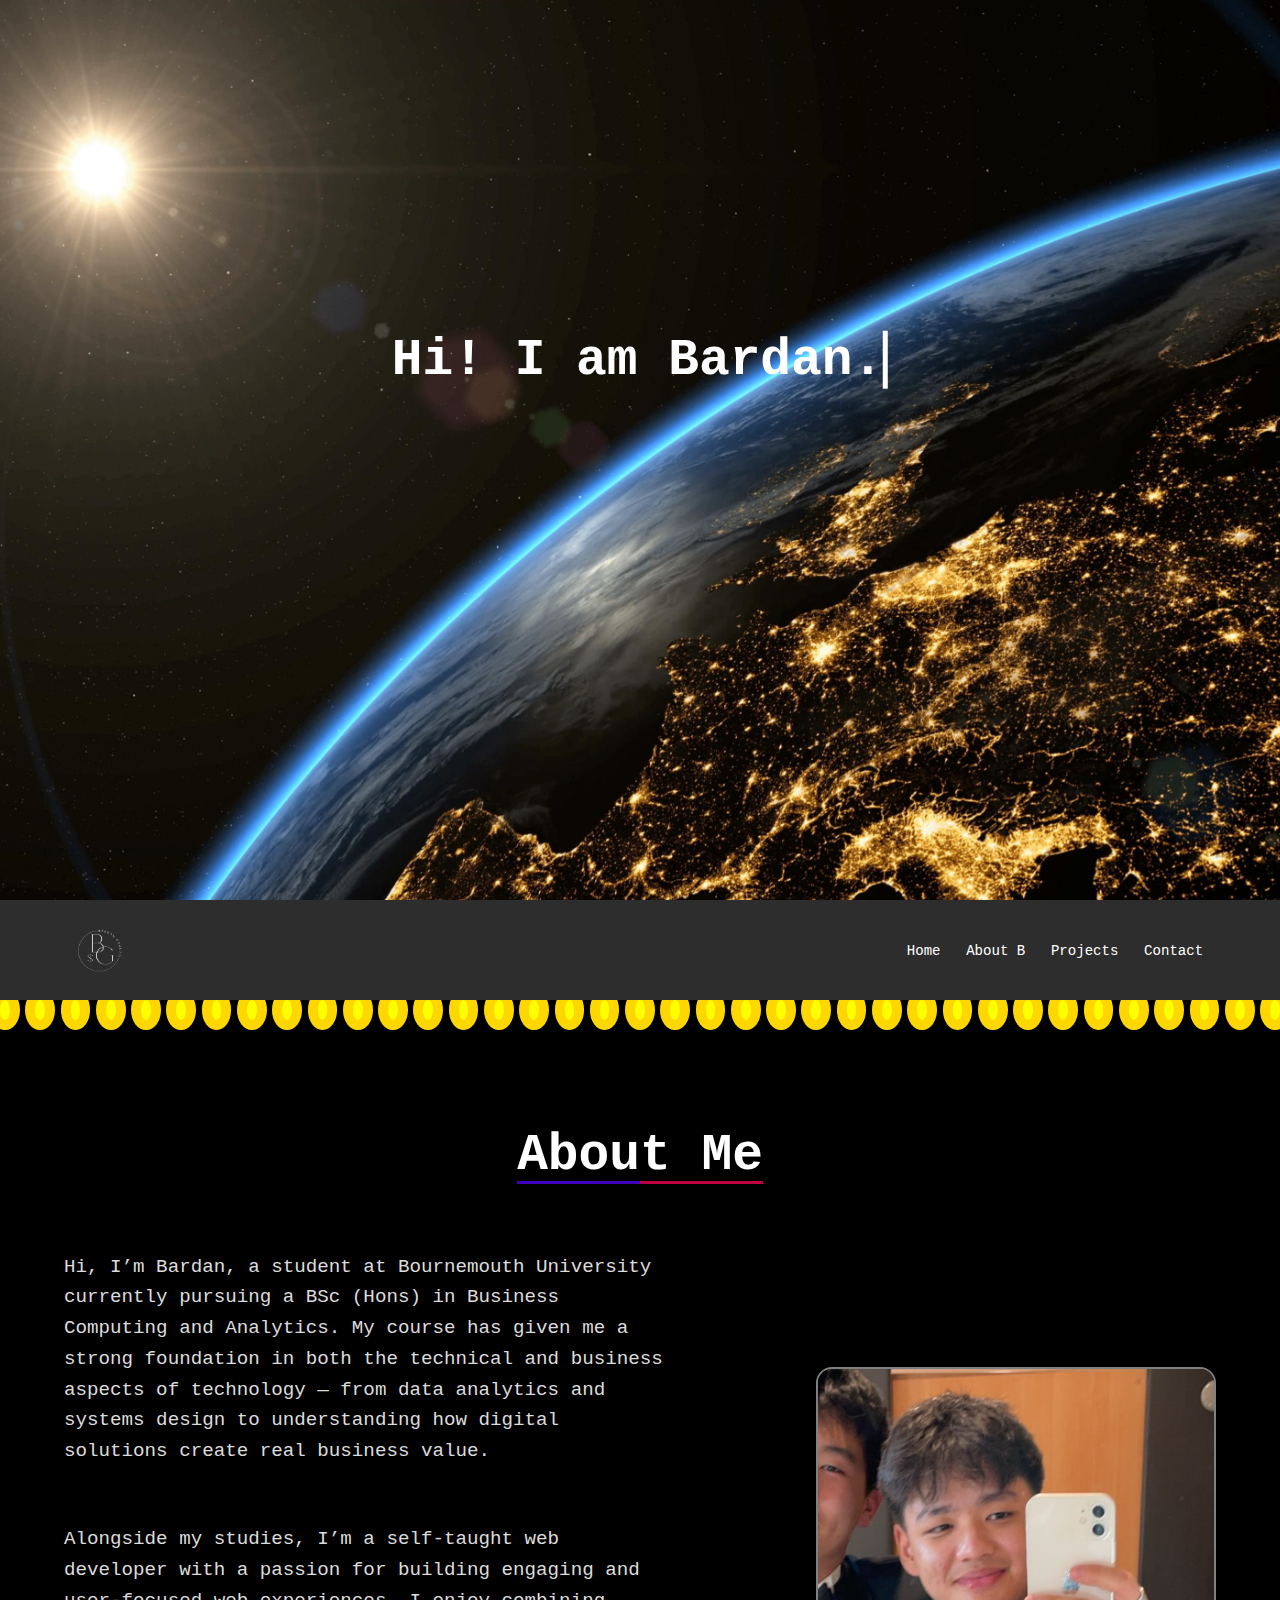
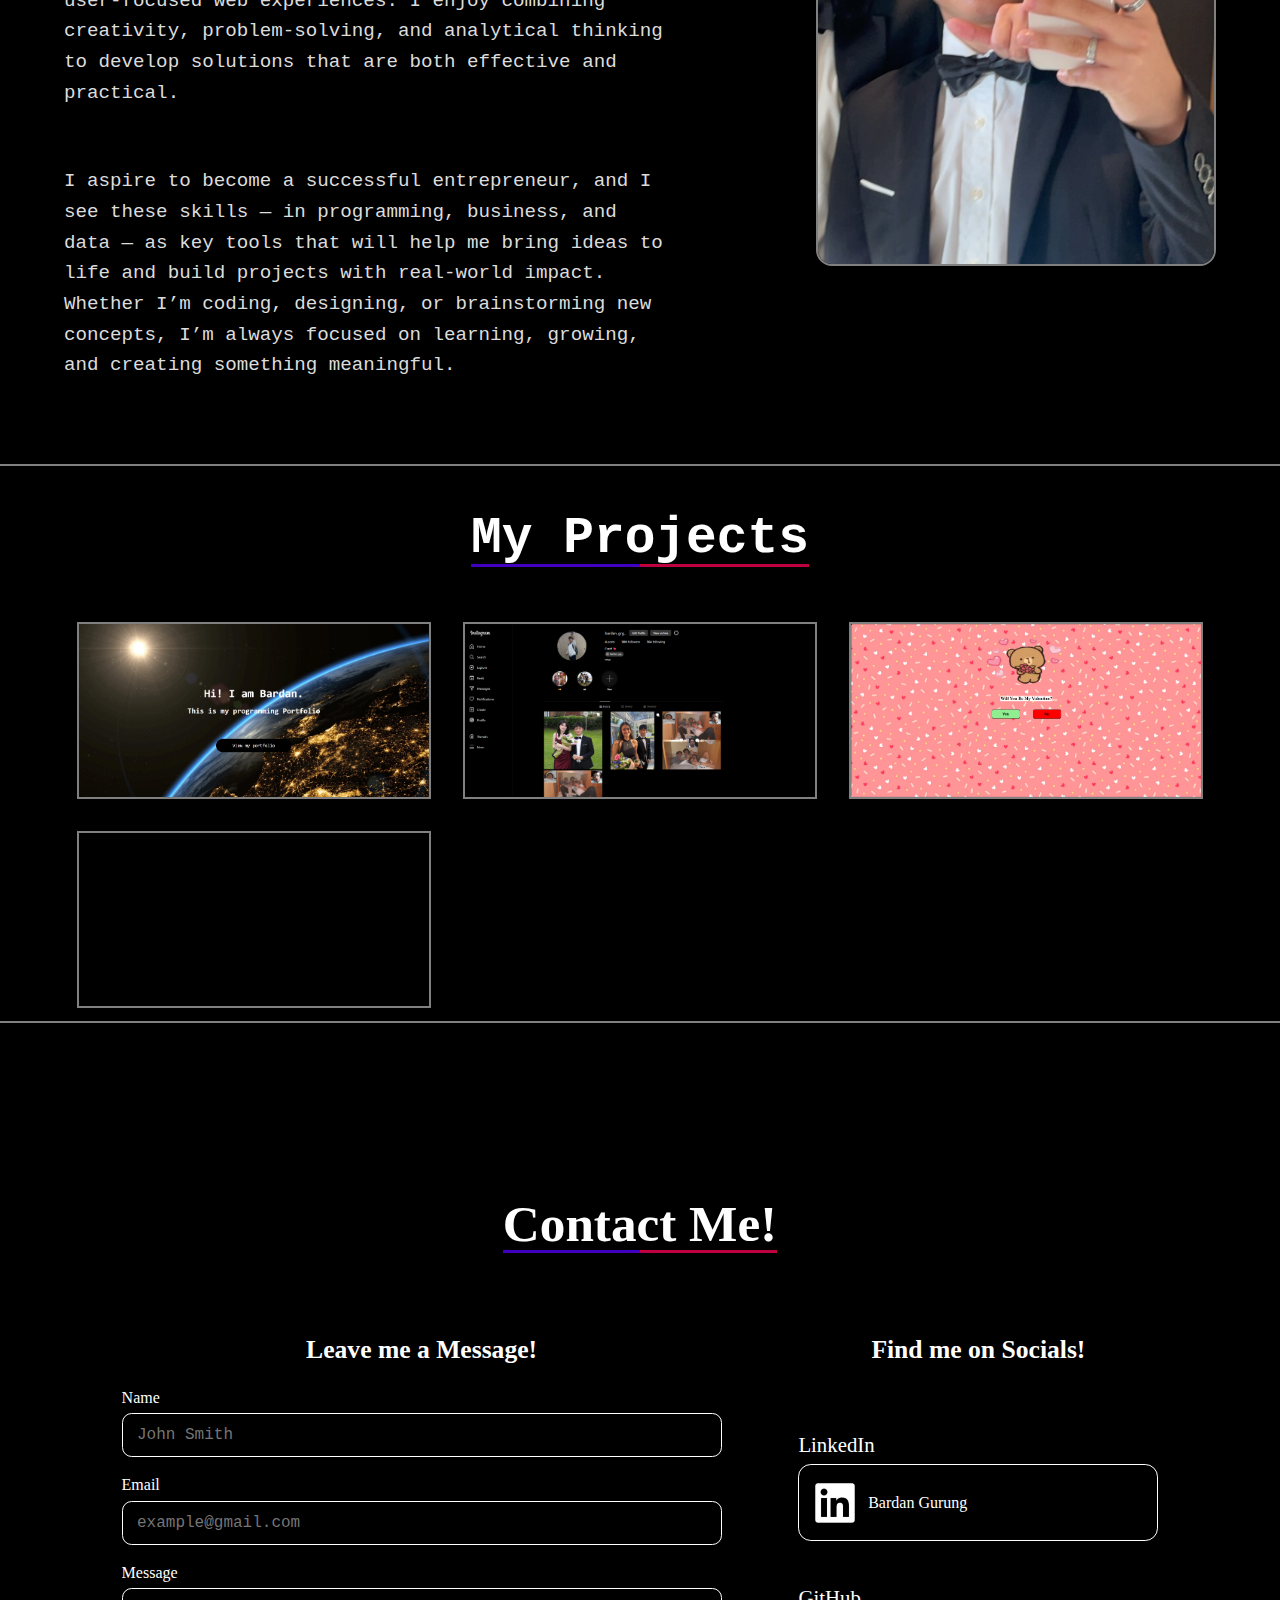
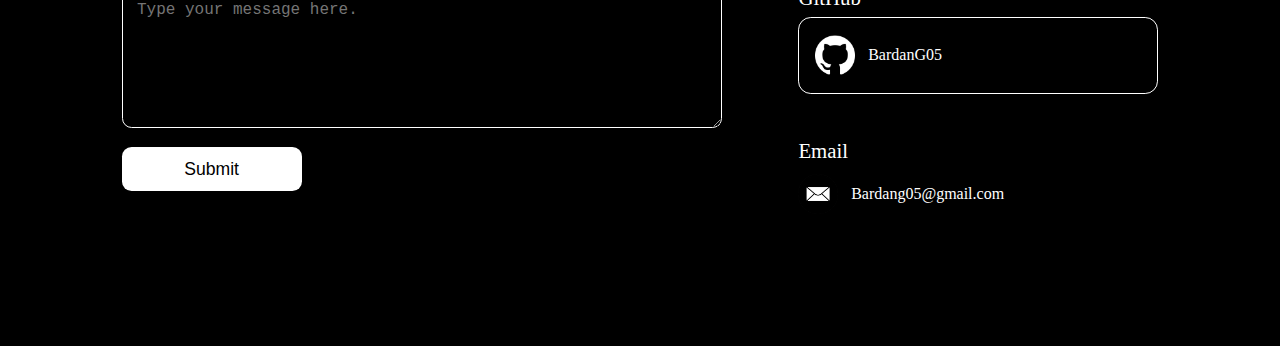
<file: Index.html>
<!DOCTYPE html>
<html lang="en">
<head>
    <meta charset="UTF-8">
    <meta name="viewport" content="width=device-width, initial-scale=1.0">
    <title>Bardan's Portfolio</title>
    <link rel="stylesheet" href="CSS/Opening.css">
    <link rel="stylesheet" href="CSS/scrollButton.css">
    <link rel="stylesheet" href="CSS/titleTexts.css">
    <link rel="stylesheet" href="CSS/navBar.css">
    <link rel="stylesheet" href="CSS/aboutme.css">
    <link rel="stylesheet" href="CSS/projects.css">
    <link rel="stylesheet" href="CSS/contact.css">

    
</head> 
<body>

    <div class="background-container" id="container">    
            <div class="background-img" id="background-img"></div> 
            <div class="title-div">
                <h1 class="title-text">Hi! I am Bardan.</h1> 
            </div>
            <div class="title-div2">
                <h1 class="title-text2 noshow">This is my programming Portfolio</h1>
            </div>
            <div class="button-div">
                <button class="scroll-button noshow" onclick="scrollDown()">View my portfolio</button>
            </div>  
    </div>

    <div class="filter1"></div>

    <div id="aboutMe" class="Portfolio-section">
        <nav class="nav-bar">
            <ul class="left-nav">
                <li><a href="Index.html"><img class="bardan-logo" src="Icons/Bardan-white-back1.png" alt=""></a></li>
            </ul>
            <ul class="right-nav">
                <li><a class="home" onclick="scrollToTop()">Home</a></li>
                <li><a class="about-me" onclick="scrollAboutMe()">About B</a></li>
                <li><a class="projects" onclick="scrollProjects()">Projects</a></li>
                <li><a class="contact" onclick="scrollContact()">Contact</a></li>
            </ul>
        </nav>
        <div class="container">
            <div class="bubbles">
                <span style="--i:87" class="glow"></span>
                <span style="--i:91"></span>
                <span style="--i:102"></span>
                <span style="--i:45"></span>
                <span style="--i:16" class="glow"></span>
                <span style="--i:17"></span>
                <span style="--i:54" class="glow"></span>
                <span style="--i:65"></span>
                <span style="--i:23"></span>
                <span style="--i:43" class="glow"></span>
                <span style="--i:34"></span>
                <span style="--i:55" class="glow"></span>
                <span style="--i:90"></span>
                <span style="--i:24"></span>
                <span style="--i:56" class="glow"></span>
                <span style="--i:26"></span>
                <span style="--i:47" class="glow"></span>
                <span style="--i:82"></span>
                <span style="--i:39"></span>
                <span style="--i:86" class="glow"></span>
                <span style="--i:23"></span>
                <span style="--i:13"></span>
                <span style="--i:12" class="glow"></span>
                <span style="--i:67"></span>
                <span style="--i:106"></span>
                <span style="--i:23" class="glow"></span>
                <span style="--i:46"></span>
                <span style="--i:19" class="glow"></span>
                <span style="--i:71"></span>
                <span style="--i:72" class="glow"></span>
                <span style="--i:68"></span>
                <span style="--i:23" class="glow"></span>
                <span style="--i:43"></span>
                <span style="--i:34"></span>
                <span style="--i:65" class="glow"></span>
                <span style="--i:96"></span>
                <span style="--i:40" class="glow"></span>
            </div>
        </div>

        <div class="About-me-container">
            <h2 class="title-about-me">About Me</h2>

            <div class="about-me-slides">
                <div class="intro-p">
                    <p class="intro-text">
                       Hi, I’m Bardan, a student at Bournemouth University currently pursuing a BSc (Hons) in Business Computing and Analytics. My course has given me a strong foundation in both the technical and business aspects of technology — from data analytics and systems design to understanding how digital solutions create real business value.
                    </p>

                    <p class="intro-text">
                        Alongside my studies, I’m a self-taught web developer with a passion for building engaging and user-focused web experiences. I enjoy combining creativity, problem-solving, and analytical thinking to develop solutions that are both effective and practical.
                    </p>

                    <p class="intro-text">
                        I aspire to become a successful entrepreneur, and I see these skills — in programming, business, and data — as key tools that will help me bring ideas to life and build projects with real-world impact. Whether I’m coding, designing, or brainstorming new concepts, I’m always focused on learning, growing, and creating something meaningful.
                    </p>
                </div>

                <div class="intro-pics">
                    <img class="me1" src="Pictures/Bardan.JPG" alt="Photo of Bardan">
                </div>
            </div>
        </div>

    

    <div id="projects"  class="Projects-container">
            <h2 class="title-projects">
                My Projects
            </h2>
           
            <div class="projects-div"> 
            
                <div class="project-display portfolio">
                    <img src="Project-Images/Portfolio.png" class="project-images" alt="Portfolio project">
                    <a href="Portfolio.html"><span class="overlay-text">My Portfolio</span></a>
                </div>
                <div class="project-display final-project">
                    <img src="Project-Images/Final-project.png" class="project-images" alt="Final project">
                    <a href="CodingClub.html"><span class="overlay-text">Coding Club Final Project</span></a>
                </div>
                <div class="project-display valentine-trend">
                    <img src="Project-Images/Valentine-trend.png" class="project-images" alt="Valentine trend project">
                    <a href="ValentineTrend.html"><span class="overlay-text">Valentine Coding Trend</span></a>
                </div>
                <div class="project-display coming-soon">
                    <div class="project-images" alt="Coming Soon"></div>
                    <a ><span class="overlay-text coming-soon">Coming Soon</span></a>
                </div>
                
            </div>
           

        
                
    </div>

    <div id="contact" class="Contacts-container">
    <h2 class="title-contact">Contact Me!</h2>

    <div class="contact-div">

        <!-- FORM SECTION -->
        <div class="form-div">
            <h4>Leave me a Message!</h4>
            <form class="contact-form" action="https://api.web3forms.com/submit" method="POST">
                <input type="hidden" name="access_key" value="0e061a12-0e59-4d8c-8218-ce63eb51b2be">

                <div class="form-divs">
                    <label for="inputName">Name</label>
                    <input class="name" id="inputName" type="text" name="name" required placeholder="John Smith">
                </div>

                <div class="form-divs">
                    <label for="inputEmail">Email</label>
                    <input class="email" id="inputEmail" type="email" name="email" required placeholder="example@gmail.com">
                </div>

                <div class="form-divs">
                    <label for="inputMessage">Message</label>
                    <textarea class="message" id="inputMessage" name="message" required placeholder="Type your message here."></textarea>
                </div>

                <div class="form-divs sub-button">
                    <button class="submit-button" type="submit">Submit</button>
                </div>
            </form>
        </div>

        <!-- SOCIALS SECTION -->
        <div class="socials-wrapper">
            <h4>Find me on Socials!</h4>
            <div class="socials-list">
                <div class="LinkedIn-div">
                    <p class="socials-text">LinkedIn</p>
                    <a class="inside-div link-button gl" href="https://www.linkedin.com/in/bardan-gurung-20b1372a3/?skipRedirect=true" target="_blank">
                        <img class="LinkedIn-pic" src="Icons/Linkedin-Dark-Theme-removebg-preview.png" alt="LinkedIn icon">
                        <p class="LinkedIn-name">Bardan Gurung</p>
                    </a>
                </div>

                <div class="GitHub-div">
                    <p class="socials-text">GitHub</p>
                    <a class="inside-div link-button gl" href="https://github.com/BardanG05" target="_blank">
                        <img class="GitHub-pic" src="Icons/github-white-icon.webp" alt="GitHub icon">
                        <p class="GitHub-name">BardanG05</p>
                    </a>
                </div>

                <div class="Email-div">
                    <p class="socials-text">Email</p>
                    <div class="inside-div">
                        <img class="Email-pic" src="Icons/Email-icon.webp" alt="Email icon">
                        <p class="Email-name">Bardang05@gmail.com</p>
                    </div>
                </div>
            </div>
        </div>

    </div>

    </div>

    </div>  
    

    
</body>

<script src="1.js"></script>

</html>
</file>
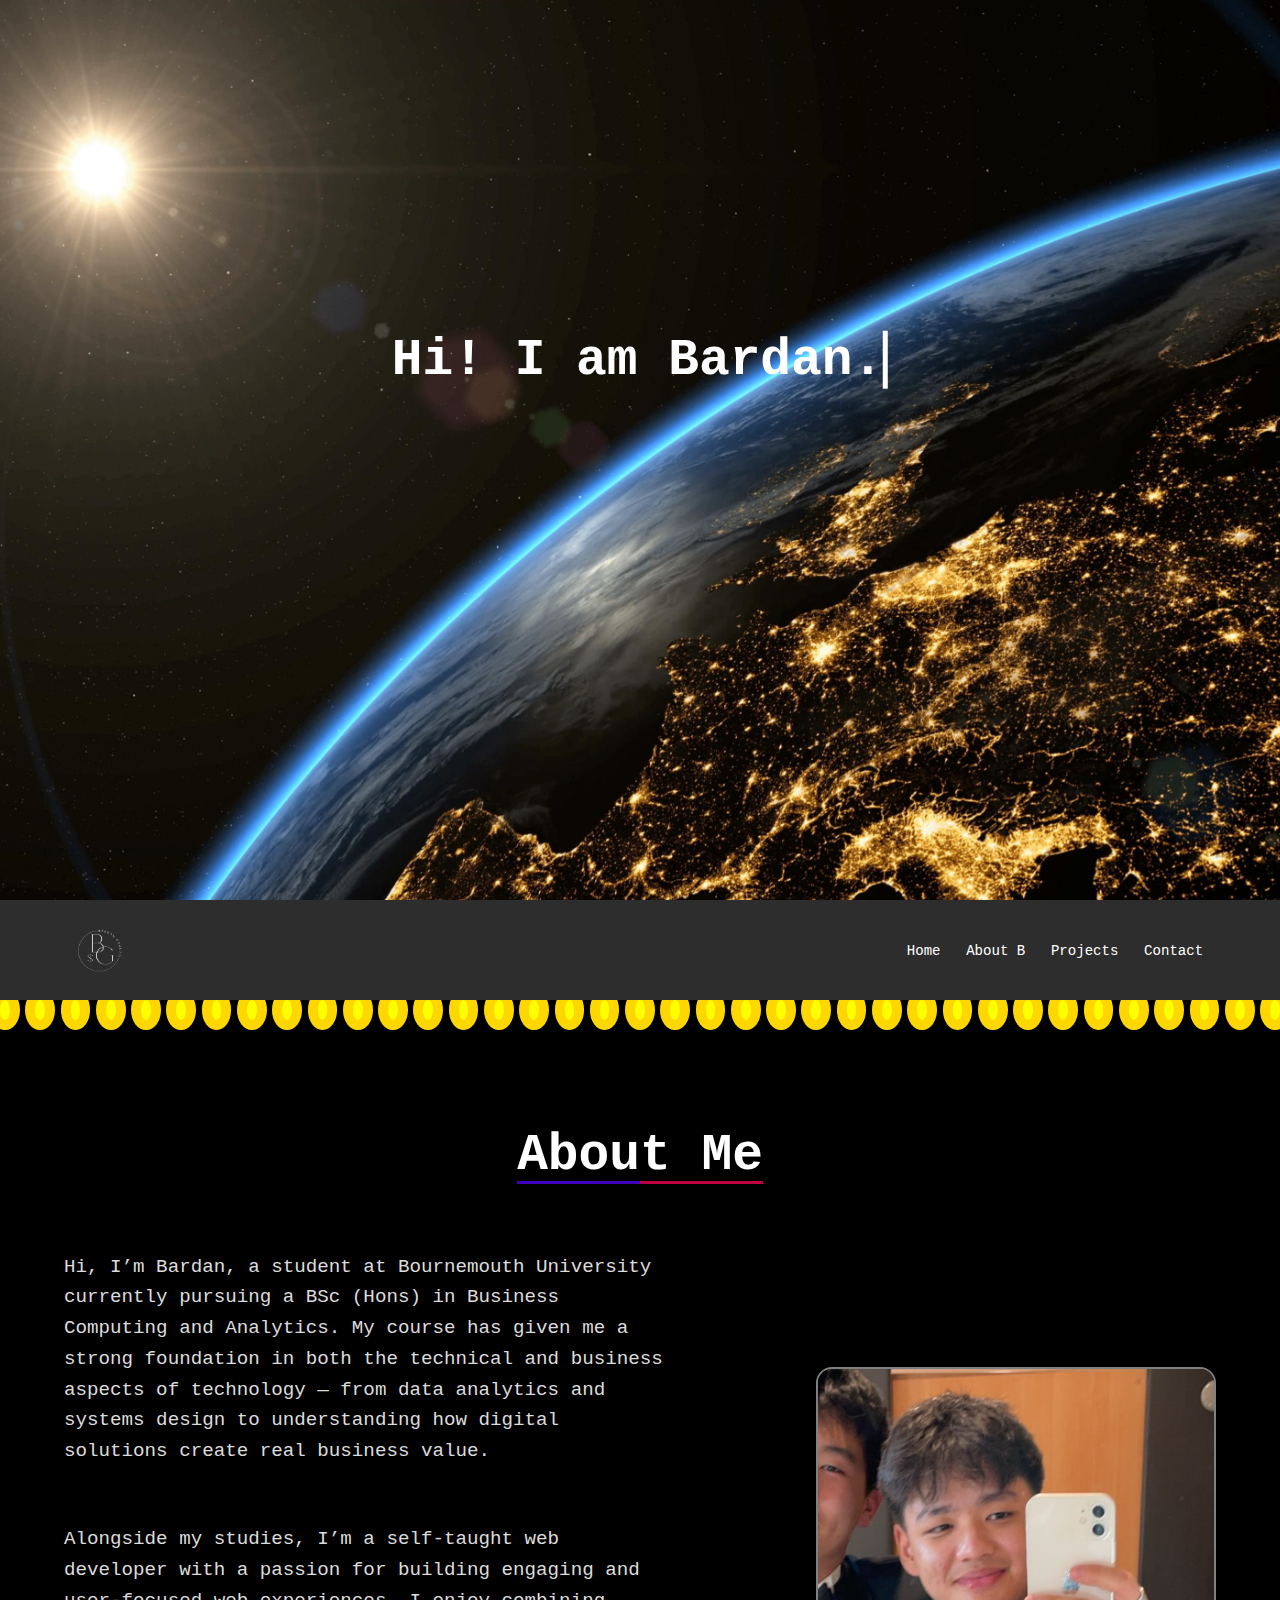
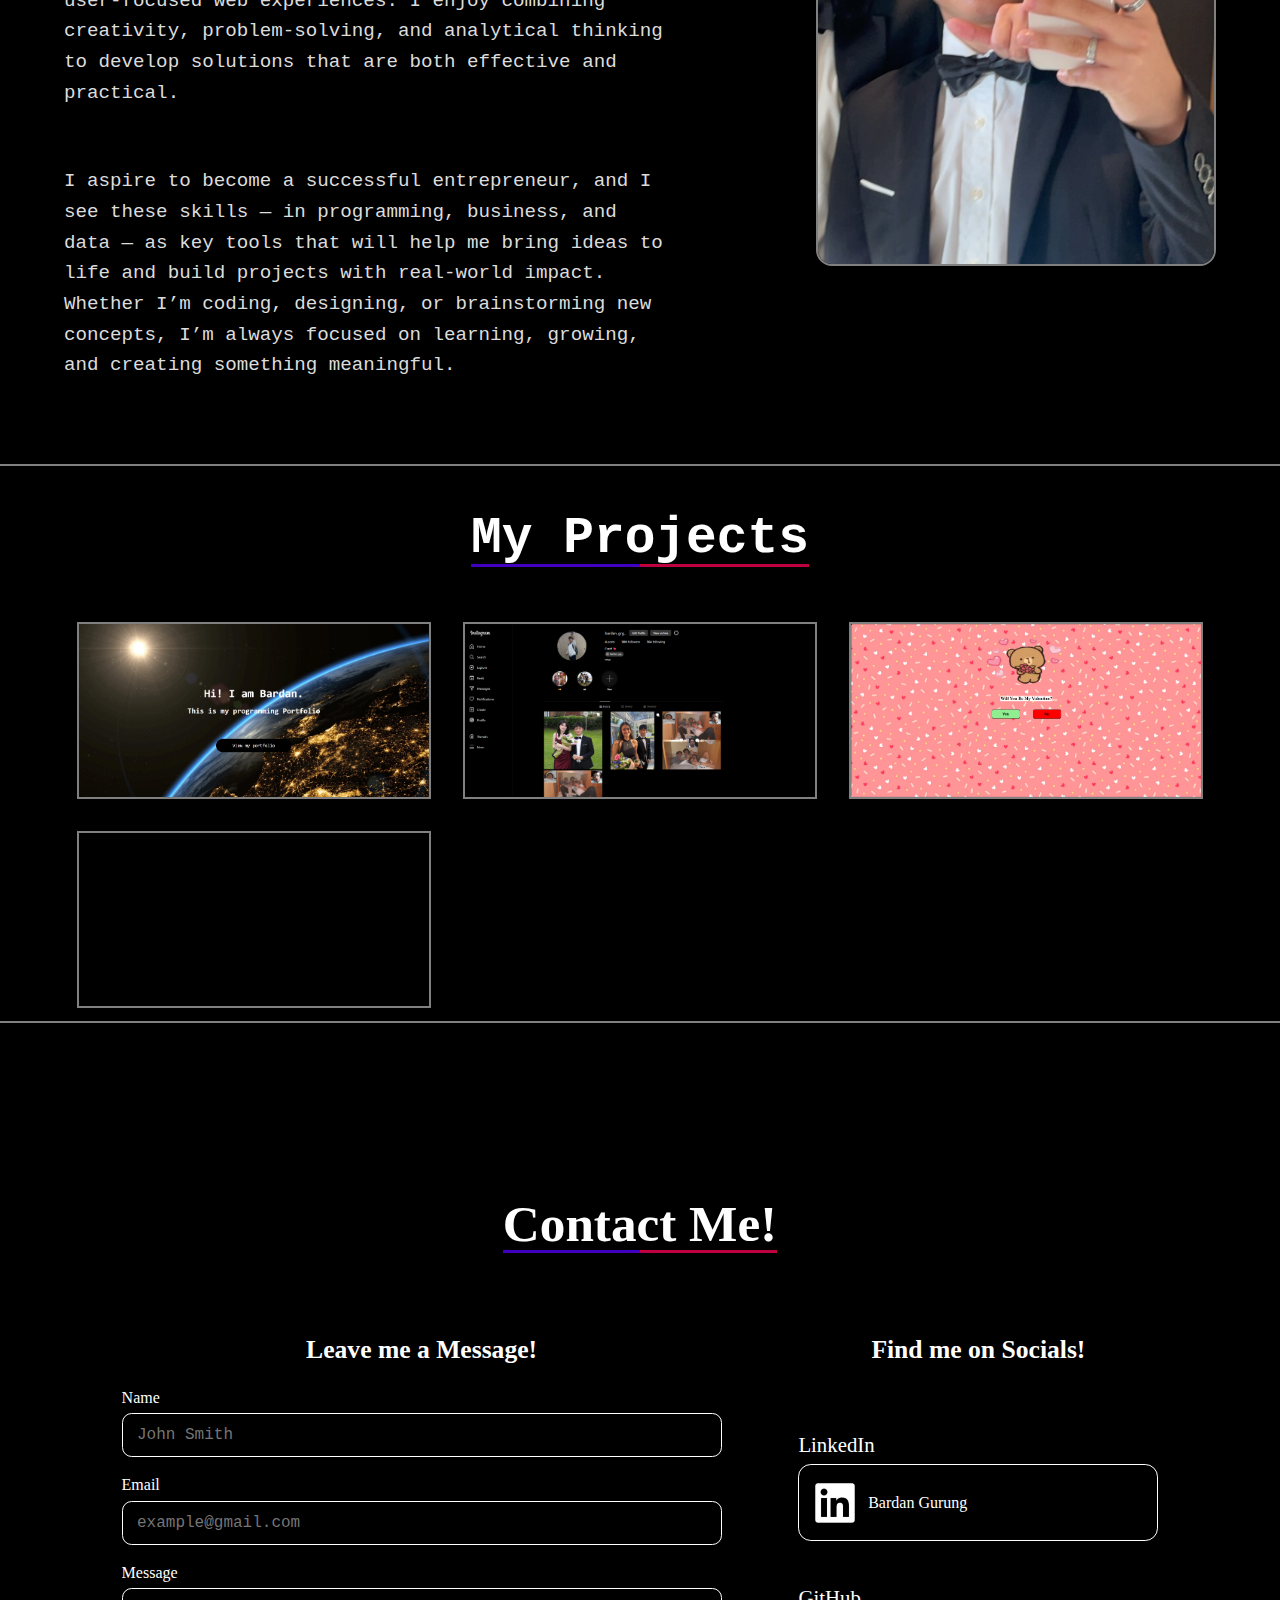
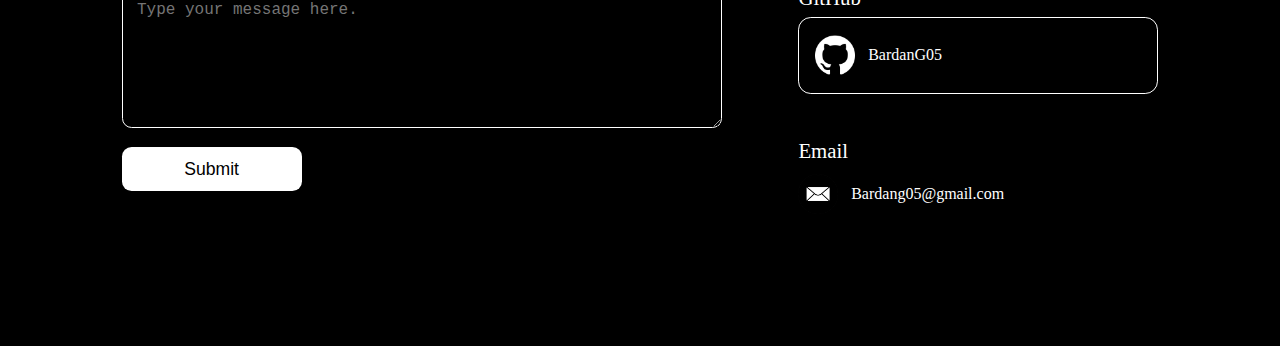
<file: index.html>
<!DOCTYPE html>
<html lang="en">
<head>
    <meta charset="UTF-8">
    <meta name="viewport" content="width=device-width, initial-scale=1.0">
    <title>Bardan's Portfolio</title>
    <link rel="stylesheet" href="CSS/Opening.css">
    <link rel="stylesheet" href="CSS/scrollButton.css">
    <link rel="stylesheet" href="CSS/titleTexts.css">
    <link rel="stylesheet" href="CSS/navBar.css">
    <link rel="stylesheet" href="CSS/aboutme.css">
    <link rel="stylesheet" href="CSS/projects.css">
    <link rel="stylesheet" href="CSS/contact.css">

    
</head> 
<body>

    <div class="background-container" id="container">    
            <div class="background-img" id="background-img"></div> 
            <div class="title-div">
                <h1 class="title-text">Hi! I am Bardan.</h1> 
            </div>
            <div class="title-div2">
                <h1 class="title-text2 noshow">This is my programming Portfolio</h1>
            </div>
            <div class="button-div">
                <button class="scroll-button noshow" onclick="scrollDown()">View my portfolio</button>
            </div>  
    </div>

    <div class="filter1"></div>

    <div id="aboutMe" class="Portfolio-section">
        <nav class="nav-bar">
            <ul class="left-nav">
                <li><a href="index.html"><img class="bardan-logo" src="Icons/Bardan-white-back1.png" alt=""></a></li>
            </ul>
            <ul class="right-nav">
                <li><a class="home" onclick="scrollToTop()">Home</a></li>
                <li><a class="about-me" onclick="scrollAboutMe()">About B</a></li>
                <li><a class="projects" onclick="scrollProjects()">Projects</a></li>
                <li><a class="contact" onclick="scrollContact()">Contact</a></li>
            </ul>
        </nav>
        <div class="container">
            <div class="bubbles">
                <span style="--i:87" class="glow"></span>
                <span style="--i:91"></span>
                <span style="--i:102"></span>
                <span style="--i:45"></span>
                <span style="--i:16" class="glow"></span>
                <span style="--i:17"></span>
                <span style="--i:54" class="glow"></span>
                <span style="--i:65"></span>
                <span style="--i:23"></span>
                <span style="--i:43" class="glow"></span>
                <span style="--i:34"></span>
                <span style="--i:55" class="glow"></span>
                <span style="--i:90"></span>
                <span style="--i:24"></span>
                <span style="--i:56" class="glow"></span>
                <span style="--i:26"></span>
                <span style="--i:47" class="glow"></span>
                <span style="--i:82"></span>
                <span style="--i:39"></span>
                <span style="--i:86" class="glow"></span>
                <span style="--i:23"></span>
                <span style="--i:13"></span>
                <span style="--i:12" class="glow"></span>
                <span style="--i:67"></span>
                <span style="--i:106"></span>
                <span style="--i:23" class="glow"></span>
                <span style="--i:46"></span>
                <span style="--i:19" class="glow"></span>
                <span style="--i:71"></span>
                <span style="--i:72" class="glow"></span>
                <span style="--i:68"></span>
                <span style="--i:23" class="glow"></span>
                <span style="--i:43"></span>
                <span style="--i:34"></span>
                <span style="--i:65" class="glow"></span>
                <span style="--i:96"></span>
                <span style="--i:40" class="glow"></span>
            </div>
        </div>

        <div class="About-me-container">
            <h2 class="title-about-me">About Me</h2>

            <div class="about-me-slides">
                <div class="intro-p">
                    <p class="intro-text">
                       Hi, I’m Bardan, a student at Bournemouth University currently pursuing a BSc (Hons) in Business Computing and Analytics. My course has given me a strong foundation in both the technical and business aspects of technology — from data analytics and systems design to understanding how digital solutions create real business value.
                    </p>

                    <p class="intro-text">
                        Alongside my studies, I’m a self-taught web developer with a passion for building engaging and user-focused web experiences. I enjoy combining creativity, problem-solving, and analytical thinking to develop solutions that are both effective and practical.
                    </p>

                    <p class="intro-text">
                        I aspire to become a successful entrepreneur, and I see these skills — in programming, business, and data — as key tools that will help me bring ideas to life and build projects with real-world impact. Whether I’m coding, designing, or brainstorming new concepts, I’m always focused on learning, growing, and creating something meaningful.
                    </p>
                </div>

                <div class="intro-pics">
                    <img class="me1" src="Pictures/Bardan.JPG" alt="Photo of Bardan">
                </div>
            </div>
        </div>

    

    <div id="projects"  class="Projects-container">
            <h2 class="title-projects">
                My Projects
            </h2>
           
            <div class="projects-div"> 
            
                <div class="project-display portfolio">
                    <img src="Project-Images/Portfolio.png" class="project-images" alt="Portfolio project">
                    <a href="Portfolio.html"><span class="overlay-text">My Portfolio</span></a>
                </div>
                <div class="project-display final-project">
                    <img src="Project-Images/Final-project.png" class="project-images" alt="Final project">
                    <a href="CodingClub.html"><span class="overlay-text">Coding Club Final Project</span></a>
                </div>
                <div class="project-display valentine-trend">
                    <img src="Project-Images/Valentine-trend.png" class="project-images" alt="Valentine trend project">
                    <a href="ValentineTrend.html"><span class="overlay-text">Valentine Coding Trend</span></a>
                </div>
                <div class="project-display coming-soon">
                    <div class="project-images" alt="Coming Soon"></div>
                    <a ><span class="overlay-text coming-soon">Coming Soon</span></a>
                </div>
                
            </div>
           

        
                
    </div>

    <div id="contact" class="Contacts-container">
    <h2 class="title-contact">Contact Me!</h2>

    <div class="contact-div">

        <!-- FORM SECTION -->
        <div class="form-div">
            <h4>Leave me a Message!</h4>
            <form class="contact-form" action="https://api.web3forms.com/submit" method="POST">
                <input type="hidden" name="access_key" value="0e061a12-0e59-4d8c-8218-ce63eb51b2be">

                <div class="form-divs">
                    <label for="inputName">Name</label>
                    <input class="name" id="inputName" type="text" name="name" required placeholder="John Smith">
                </div>

                <div class="form-divs">
                    <label for="inputEmail">Email</label>
                    <input class="email" id="inputEmail" type="email" name="email" required placeholder="example@gmail.com">
                </div>

                <div class="form-divs">
                    <label for="inputMessage">Message</label>
                    <textarea class="message" id="inputMessage" name="message" required placeholder="Type your message here."></textarea>
                </div>

                <div class="form-divs sub-button">
                    <button class="submit-button" type="submit">Submit</button>
                </div>
            </form>
        </div>

        <!-- SOCIALS SECTION -->
        <div class="socials-wrapper">
            <h4>Find me on Socials!</h4>
            <div class="socials-list">
                <div class="LinkedIn-div">
                    <p class="socials-text">LinkedIn</p>
                    <a class="inside-div link-button gl" href="https://www.linkedin.com/in/bardan-gurung-20b1372a3/?skipRedirect=true" target="_blank">
                        <img class="LinkedIn-pic" src="Icons/Linkedin-Dark-Theme-removebg-preview.png" alt="LinkedIn icon">
                        <p class="LinkedIn-name">Bardan Gurung</p>
                    </a>
                </div>

                <div class="GitHub-div">
                    <p class="socials-text">GitHub</p>
                    <a class="inside-div link-button gl" href="https://github.com/BardanG05" target="_blank">
                        <img class="GitHub-pic" src="Icons/github-white-icon.webp" alt="GitHub icon">
                        <p class="GitHub-name">BardanG05</p>
                    </a>
                </div>

                <div class="Email-div">
                    <p class="socials-text">Email</p>
                    <div class="inside-div">
                        <img class="Email-pic" src="Icons/Email-icon.webp" alt="Email icon">
                        <p class="Email-name">Bardang05@gmail.com</p>
                    </div>
                </div>
            </div>
        </div>

    </div>

    </div>

    </div>  
    

    
</body>

<script src="1.js"></script>


</html>
</file>
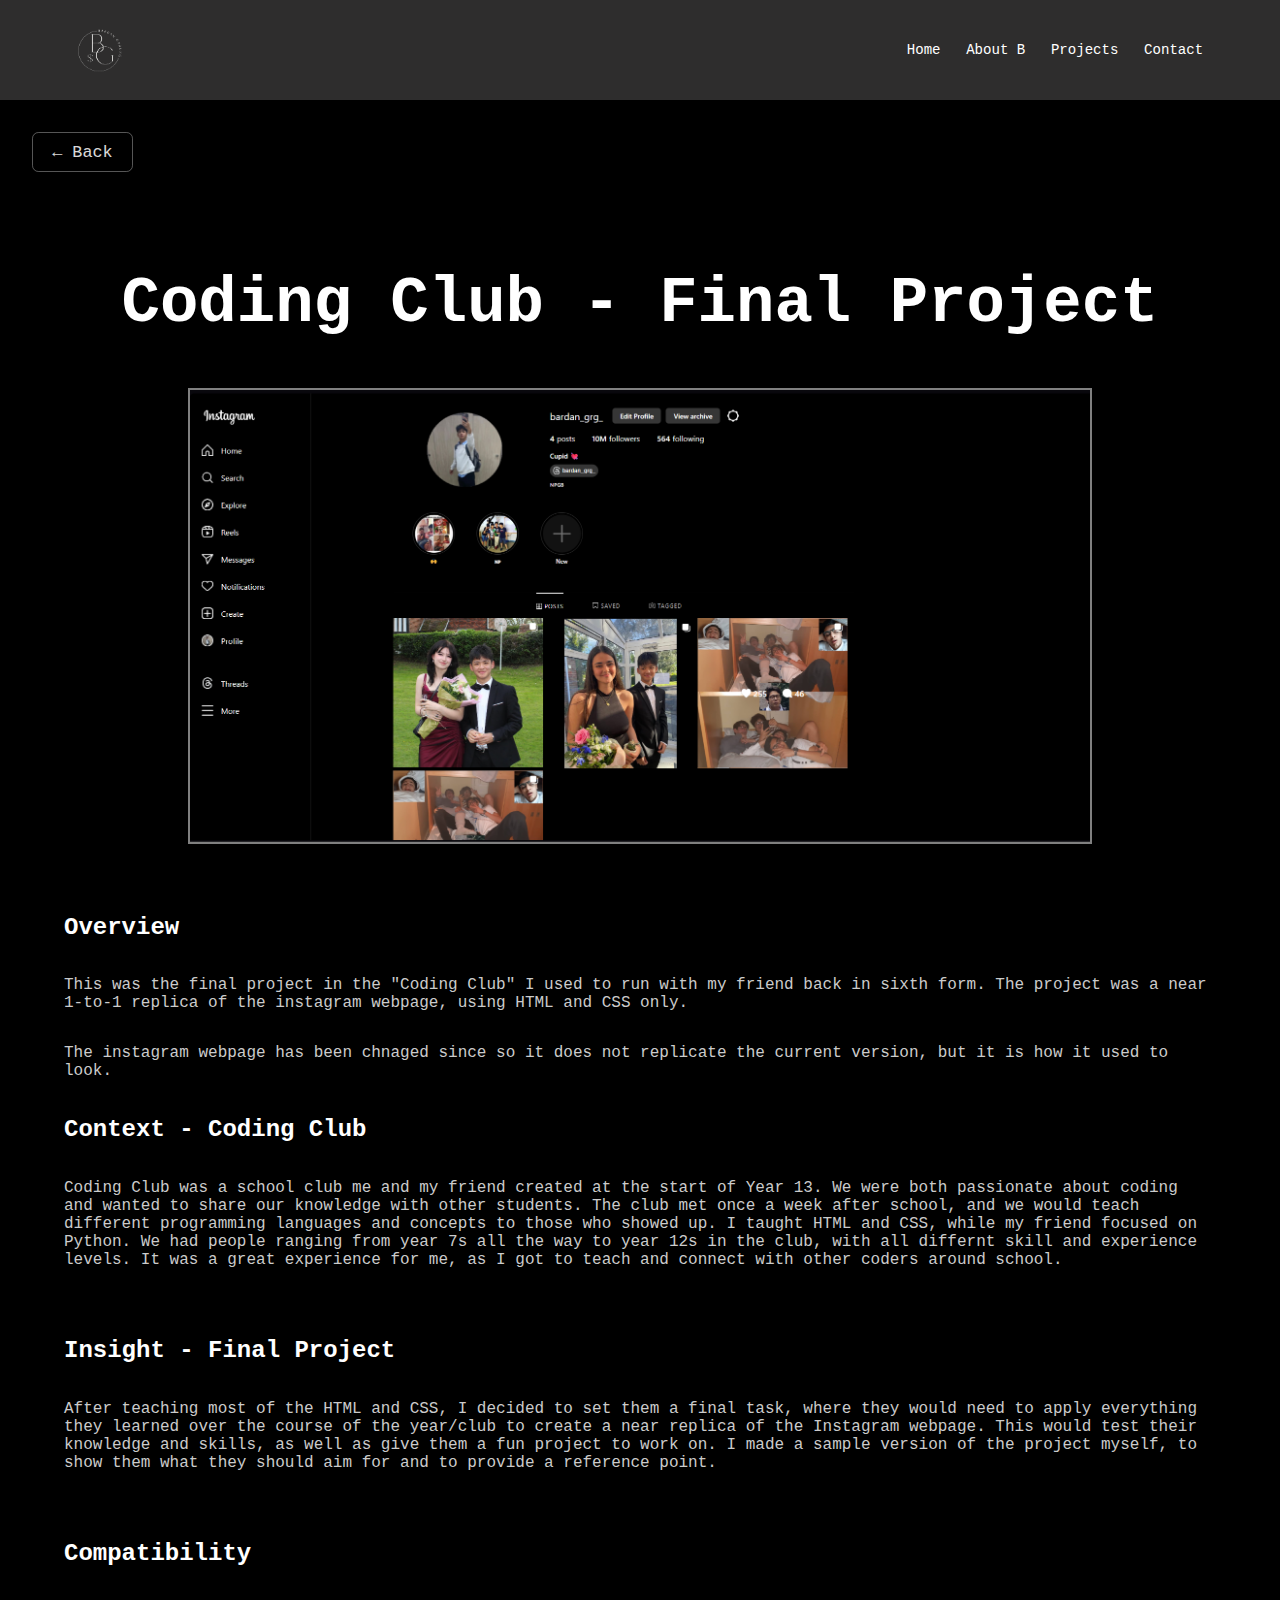
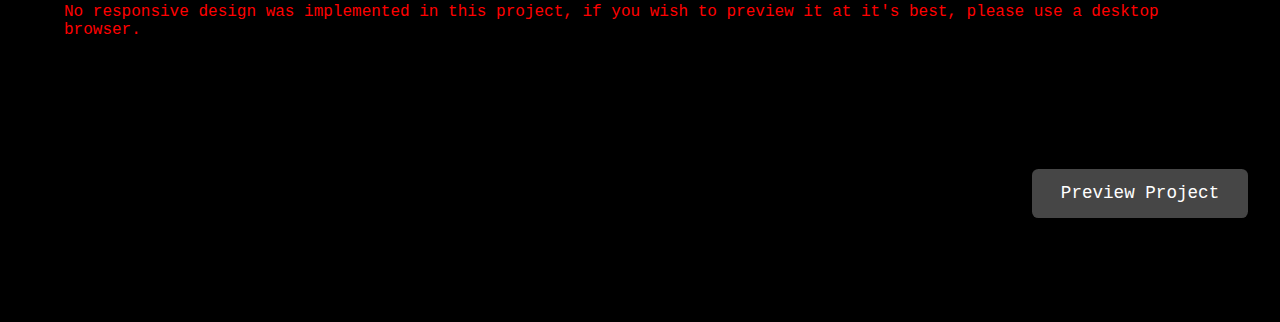
<file: CodingClub.html>
<!DOCTYPE html>
<html lang="en">
<head>
    <meta charset="UTF-8">
    <meta name="viewport" content="width=device-width, initial-scale=1.0">
    <title>Bardan's Portfolio</title>
    <link rel="stylesheet" href="ProjectCSS/projectall.css">
</head> 
<body>
    <nav class="nav-bar">
        <ul class="left-nav">
            <li><a href="Home.html"><img class="bardan-logo" src="Icons/Bardan-white-back1.png" alt=""></a></li>
        </ul>
        <ul class="right-nav">
            <li><a class="home" href="Home.html">Home</a></li>
            <li><a class="about-me disable">About B</a></li>
            <li><a class="projects disable">Projects</a></li>
            <li><a class="contact disable">Contact</a></li>
        </ul>
    </nav>

    <button class="back-button" onclick="goBack()">← Back</button>

    <h1 class="header1">Coding Club - Final Project</h1>
    <img src="Project-Images/Final-project.png" class="showimg">
    <div class="paragraphs">
        <h2>
            Overview
        </h2>
        <p style="margin-bottom: 0;">
            This was the final project in the "Coding Club" I used to run with my friend back in sixth form.
            The project was a near 1-to-1 replica of the instagram webpage, using HTML and CSS only.
        <p>

        <p style="margin-top: 0;">
            The instagram webpage has been chnaged since so it does not replicate the current version, but it is how it used to look.
        </p>

        <h2>
            Context - Coding Club
        </h2>
        <p>
            Coding Club was a school club me and my friend created at the start of Year 13. We were both passionate about coding and wanted to share our knowledge with other students.
            The club met once a week after school, and we would teach different programming languages and concepts to those who showed up. I taught HTML and CSS, while my friend focused on Python.
            We had people ranging from year 7s all the way to year 12s in the club, with all differnt skill and experience levels. It was a great experience for me, as I got to teach and connect with other coders around school.
        <p>

        <h2>
            Insight - Final Project
        </h2>
        <p>
            After teaching most of the HTML and CSS, I decided to set them a final task, where they would need to apply everything they learned 
            over the course of the year/club to create a near replica of the Instagram webpage. This would test their knowledge and skills, as well as give them a fun project to work on.
            I made a  sample version of the project myself, to show them what they should aim for and to provide a reference point.
        <p>

        <h2>
            Compatibility
        </h2>
        <p style="color: red;">
            No responsive design was implemented in this project, if you wish to preview it at it's best, please use a desktop browser.
        <p>
        
        
    </div>
    
    <div class="preview-container">
        <a href="Project Codes/Final Project/Mainbody.html" class="preview-button">
        Preview Project
        </a>
    </div>

    <footer style="height: 50px;
    opacity: 0;">.</footer>
    
    



</body> 

<script src="1.js"></script>
</html>
</file>
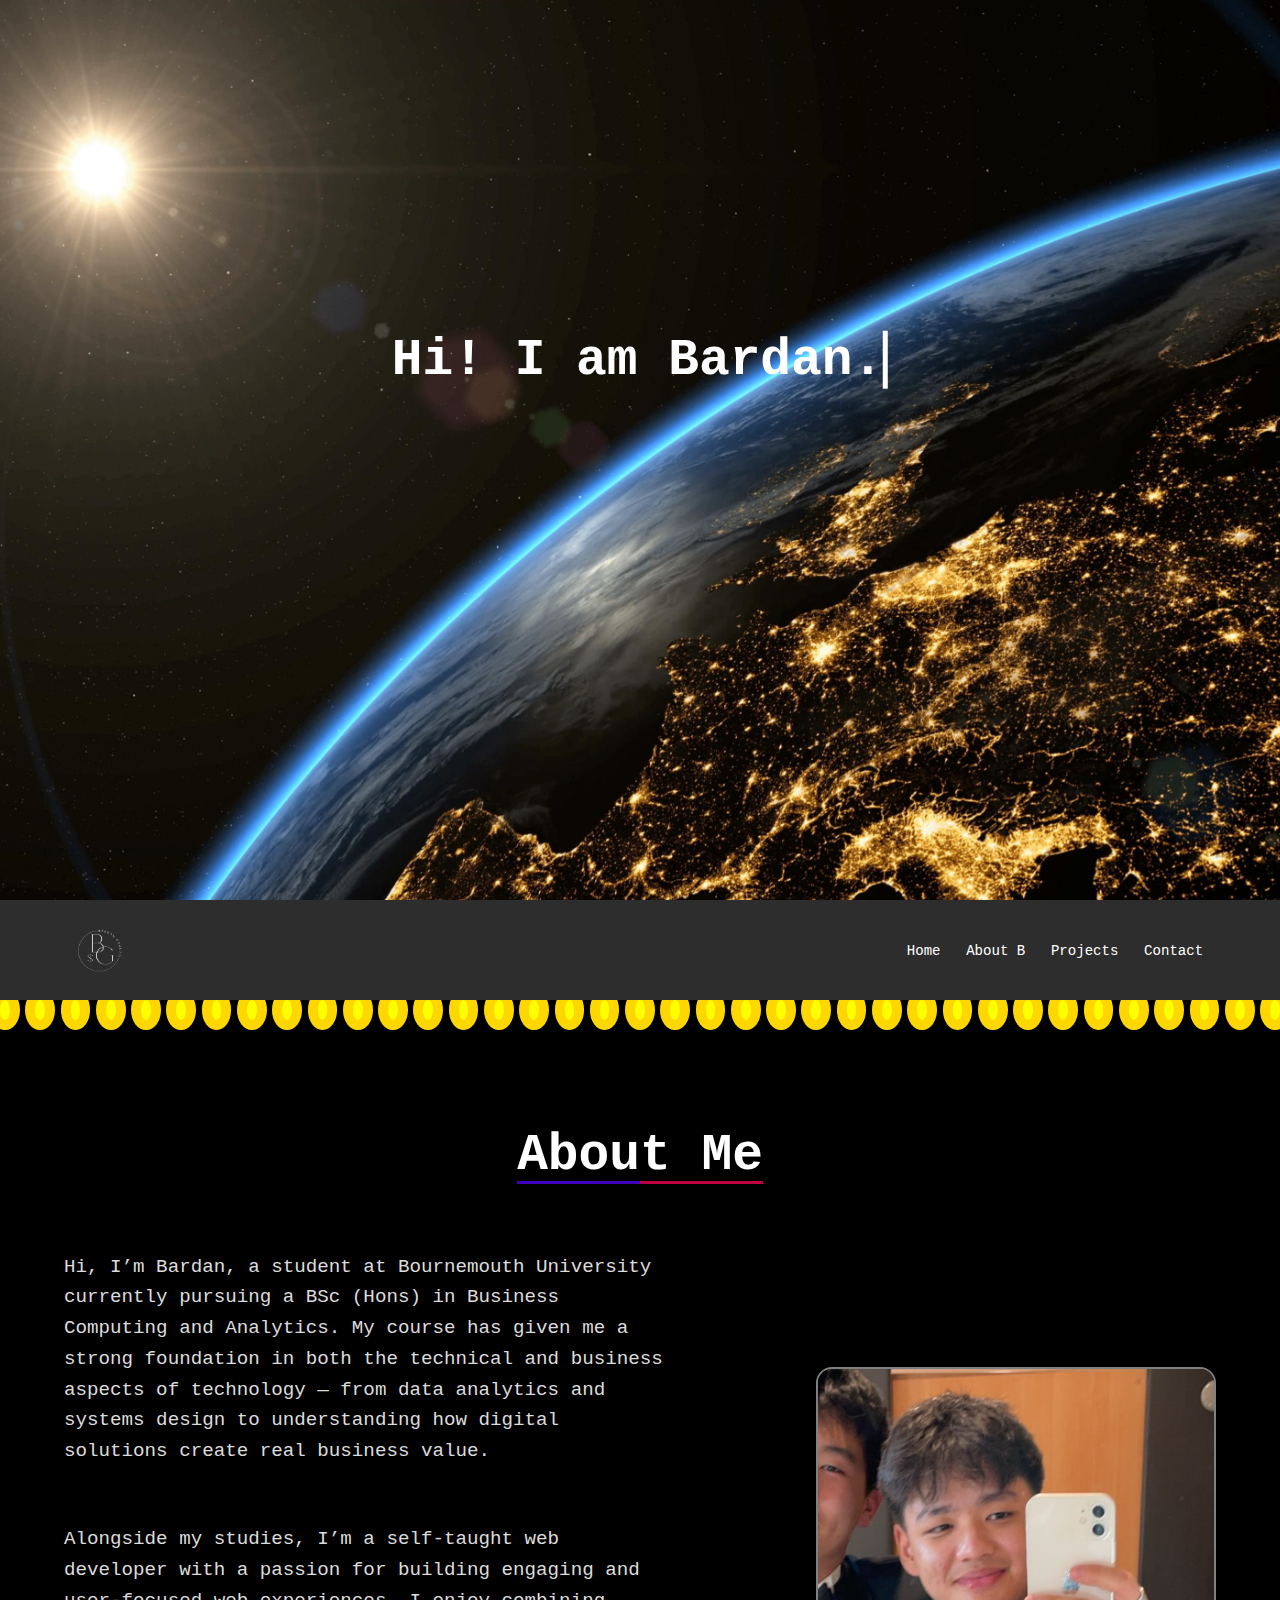
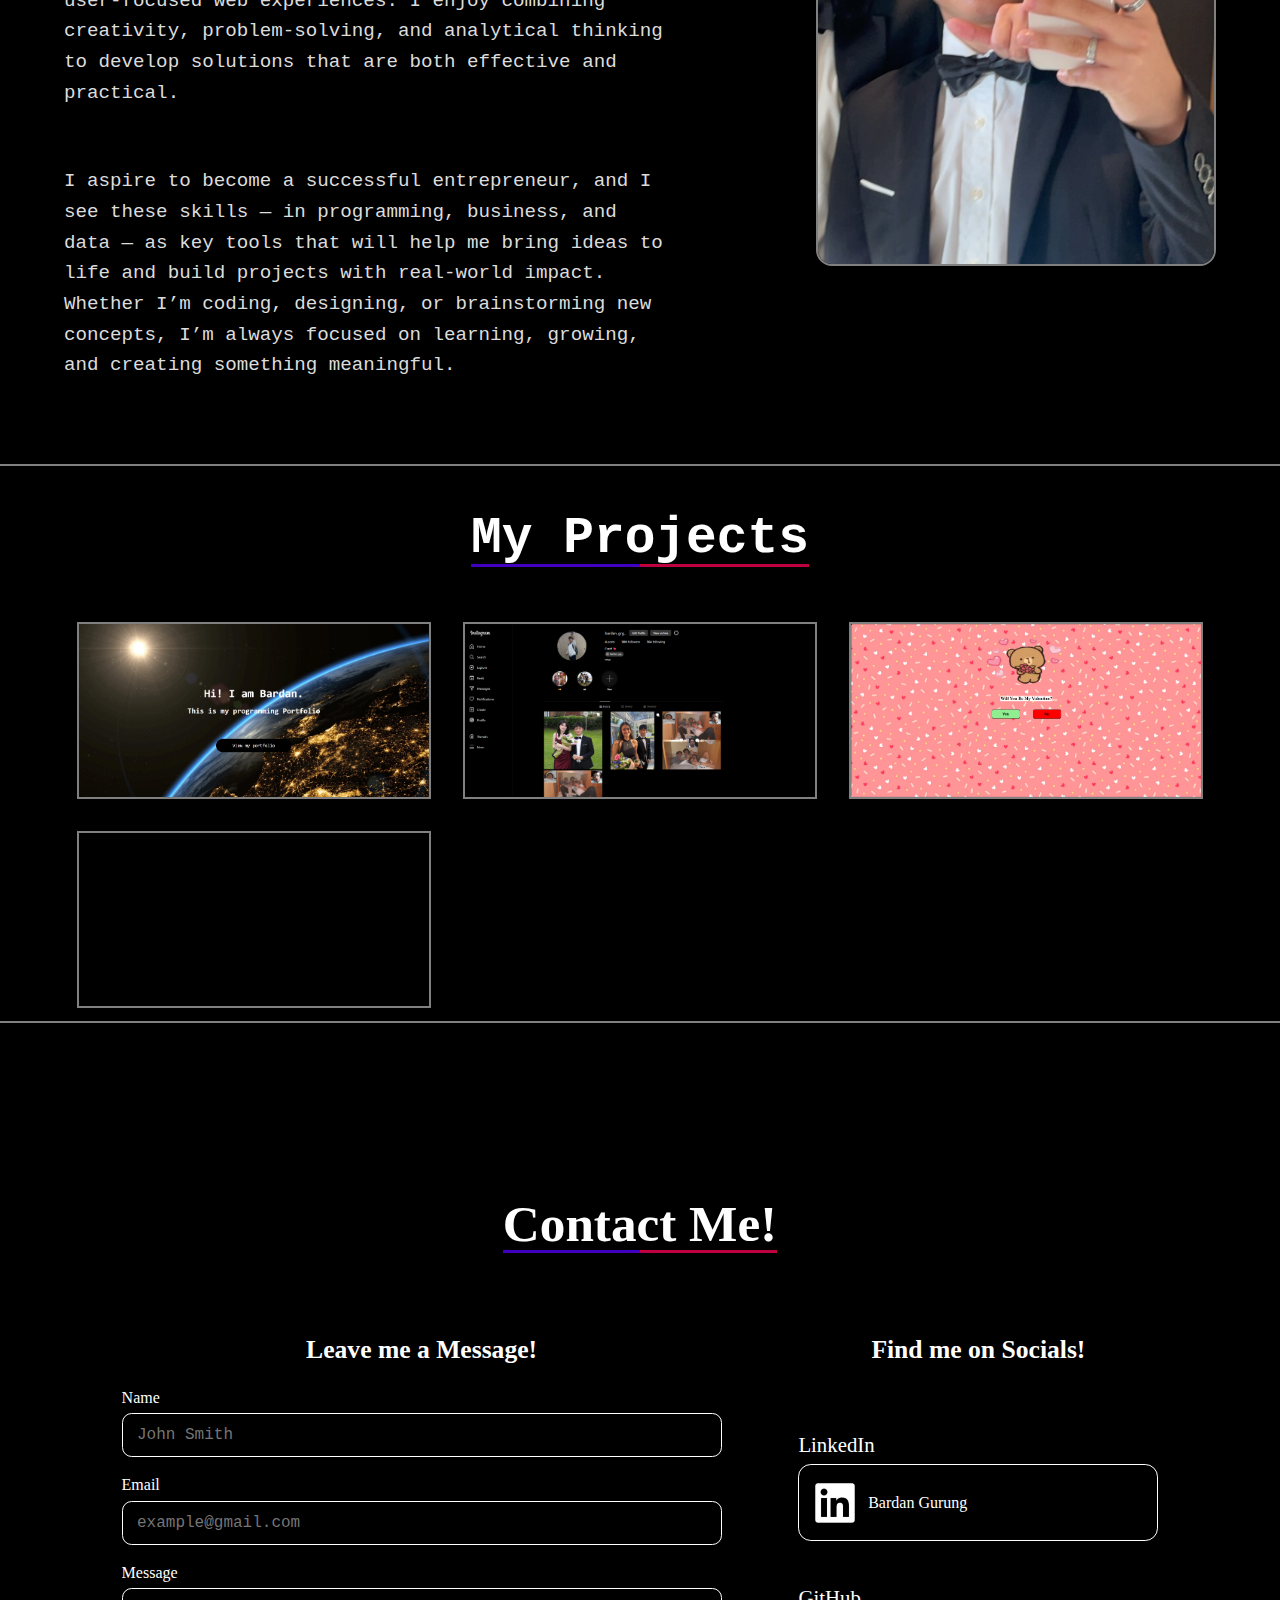
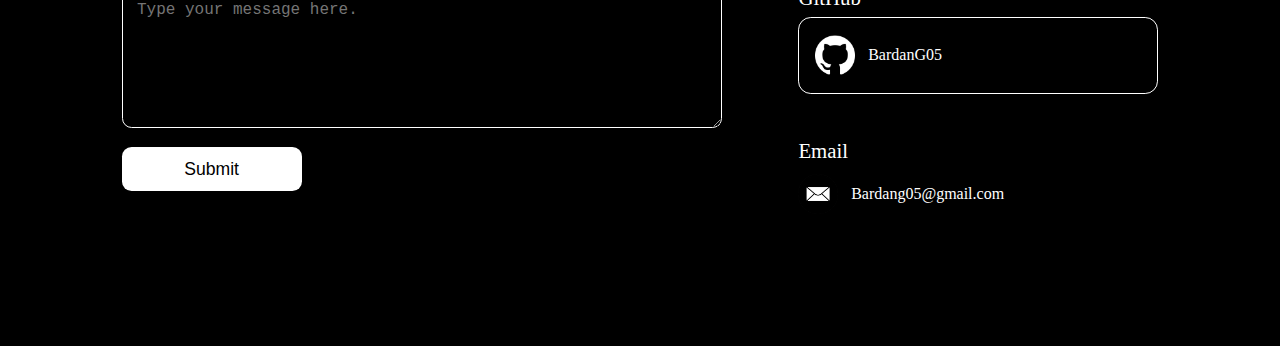
<file: Home.html>
<!DOCTYPE html>
<html lang="en">
<head>
    <meta charset="UTF-8">
    <meta name="viewport" content="width=device-width, initial-scale=1.0">
    <title>Bardan's Portfolio</title>
    <link rel="stylesheet" href="CSS/Opening.css">
    <link rel="stylesheet" href="CSS/scrollButton.css">
    <link rel="stylesheet" href="CSS/titleTexts.css">
    <link rel="stylesheet" href="CSS/navBar.css">
    <link rel="stylesheet" href="CSS/aboutme.css">
    <link rel="stylesheet" href="CSS/projects.css">
    <link rel="stylesheet" href="CSS/contact.css">

    
</head> 
<body>

    <div class="background-container" id="container">    
            <div class="background-img" id="background-img"></div> 
            <div class="title-div">
                <h1 class="title-text">Hi! I am Bardan.</h1> 
            </div>
            <div class="title-div2">
                <h1 class="title-text2 noshow">This is my programming Portfolio</h1>
            </div>
            <div class="button-div">
                <button class="scroll-button noshow" onclick="scrollDown()">View my portfolio</button>
            </div>  
    </div>

    <div class="filter1"></div>

    <div id="aboutMe" class="Portfolio-section">
        <nav class="nav-bar">
            <ul class="left-nav">
                <li><a href="Home.html"><img class="bardan-logo" src="Icons/Bardan-white-back1.png" alt=""></a></li>
            </ul>
            <ul class="right-nav">
                <li><a class="home" onclick="scrollToTop()">Home</a></li>
                <li><a class="about-me" onclick="scrollAboutMe()">About B</a></li>
                <li><a class="projects" onclick="scrollProjects()">Projects</a></li>
                <li><a class="contact" onclick="scrollContact()">Contact</a></li>
            </ul>
        </nav>
        <div class="container">
            <div class="bubbles">
                <span style="--i:87" class="glow"></span>
                <span style="--i:91"></span>
                <span style="--i:102"></span>
                <span style="--i:45"></span>
                <span style="--i:16" class="glow"></span>
                <span style="--i:17"></span>
                <span style="--i:54" class="glow"></span>
                <span style="--i:65"></span>
                <span style="--i:23"></span>
                <span style="--i:43" class="glow"></span>
                <span style="--i:34"></span>
                <span style="--i:55" class="glow"></span>
                <span style="--i:90"></span>
                <span style="--i:24"></span>
                <span style="--i:56" class="glow"></span>
                <span style="--i:26"></span>
                <span style="--i:47" class="glow"></span>
                <span style="--i:82"></span>
                <span style="--i:39"></span>
                <span style="--i:86" class="glow"></span>
                <span style="--i:23"></span>
                <span style="--i:13"></span>
                <span style="--i:12" class="glow"></span>
                <span style="--i:67"></span>
                <span style="--i:106"></span>
                <span style="--i:23" class="glow"></span>
                <span style="--i:46"></span>
                <span style="--i:19" class="glow"></span>
                <span style="--i:71"></span>
                <span style="--i:72" class="glow"></span>
                <span style="--i:68"></span>
                <span style="--i:23" class="glow"></span>
                <span style="--i:43"></span>
                <span style="--i:34"></span>
                <span style="--i:65" class="glow"></span>
                <span style="--i:96"></span>
                <span style="--i:40" class="glow"></span>
            </div>
        </div>

        <div class="About-me-container">
            <h2 class="title-about-me">About Me</h2>

            <div class="about-me-slides">
                <div class="intro-p">
                    <p class="intro-text">
                       Hi, I’m Bardan, a student at Bournemouth University currently pursuing a BSc (Hons) in Business Computing and Analytics. My course has given me a strong foundation in both the technical and business aspects of technology — from data analytics and systems design to understanding how digital solutions create real business value.
                    </p>

                    <p class="intro-text">
                        Alongside my studies, I’m a self-taught web developer with a passion for building engaging and user-focused web experiences. I enjoy combining creativity, problem-solving, and analytical thinking to develop solutions that are both effective and practical.
                    </p>

                    <p class="intro-text">
                        I aspire to become a successful entrepreneur, and I see these skills — in programming, business, and data — as key tools that will help me bring ideas to life and build projects with real-world impact. Whether I’m coding, designing, or brainstorming new concepts, I’m always focused on learning, growing, and creating something meaningful.
                    </p>
                </div>

                <div class="intro-pics">
                    <img class="me1" src="Pictures/Bardan.JPG" alt="Photo of Bardan">
                </div>
            </div>
        </div>

    

    <div id="projects"  class="Projects-container">
            <h2 class="title-projects">
                My Projects
            </h2>
           
            <div class="projects-div"> 
            
                <div class="project-display portfolio">
                    <img src="Project-Images/Portfolio.png" class="project-images" alt="Portfolio project">
                    <a href="Portfolio.html"><span class="overlay-text">My Portfolio</span></a>
                </div>
                <div class="project-display final-project">
                    <img src="Project-Images/Final-project.png" class="project-images" alt="Final project">
                    <a href="CodingClub.html"><span class="overlay-text">Coding Club Final Project</span></a>
                </div>
                <div class="project-display valentine-trend">
                    <img src="Project-Images/Valentine-trend.png" class="project-images" alt="Valentine trend project">
                    <a href="ValentineTrend.html"><span class="overlay-text">Valentine Coding Trend</span></a>
                </div>
                <div class="project-display coming-soon">
                    <div class="project-images" alt="Coming Soon"></div>
                    <a ><span class="overlay-text coming-soon">Coming Soon</span></a>
                </div>
                
            </div>
           

        
                
    </div>

    <div id="contact" class="Contacts-container">
    <h2 class="title-contact">Contact Me!</h2>

    <div class="contact-div">

        <!-- FORM SECTION -->
        <div class="form-div">
            <h4>Leave me a Message!</h4>
            <form class="contact-form" action="https://api.web3forms.com/submit" method="POST">
                <input type="hidden" name="access_key" value="0e061a12-0e59-4d8c-8218-ce63eb51b2be">

                <div class="form-divs">
                    <label for="inputName">Name</label>
                    <input class="name" id="inputName" type="text" name="name" required placeholder="John Smith">
                </div>

                <div class="form-divs">
                    <label for="inputEmail">Email</label>
                    <input class="email" id="inputEmail" type="email" name="email" required placeholder="example@gmail.com">
                </div>

                <div class="form-divs">
                    <label for="inputMessage">Message</label>
                    <textarea class="message" id="inputMessage" name="message" required placeholder="Type your message here."></textarea>
                </div>

                <div class="form-divs sub-button">
                    <button class="submit-button" type="submit">Submit</button>
                </div>
            </form>
        </div>

        <!-- SOCIALS SECTION -->
        <div class="socials-wrapper">
            <h4>Find me on Socials!</h4>
            <div class="socials-list">
                <div class="LinkedIn-div">
                    <p class="socials-text">LinkedIn</p>
                    <a class="inside-div link-button gl" href="https://www.linkedin.com/in/bardan-gurung-20b1372a3/?skipRedirect=true" target="_blank">
                        <img class="LinkedIn-pic" src="Icons/Linkedin-Dark-Theme-removebg-preview.png" alt="LinkedIn icon">
                        <p class="LinkedIn-name">Bardan Gurung</p>
                    </a>
                </div>

                <div class="GitHub-div">
                    <p class="socials-text">GitHub</p>
                    <a class="inside-div link-button gl" href="https://github.com/BardanG05" target="_blank">
                        <img class="GitHub-pic" src="Icons/github-white-icon.webp" alt="GitHub icon">
                        <p class="GitHub-name">BardanG05</p>
                    </a>
                </div>

                <div class="Email-div">
                    <p class="socials-text">Email</p>
                    <div class="inside-div">
                        <img class="Email-pic" src="Icons/Email-icon.webp" alt="Email icon">
                        <p class="Email-name">Bardang05@gmail.com</p>
                    </div>
                </div>
            </div>
        </div>

    </div>

    </div>

    </div>  
    

    
</body>

<script src="1.js"></script>

</html>
</file>
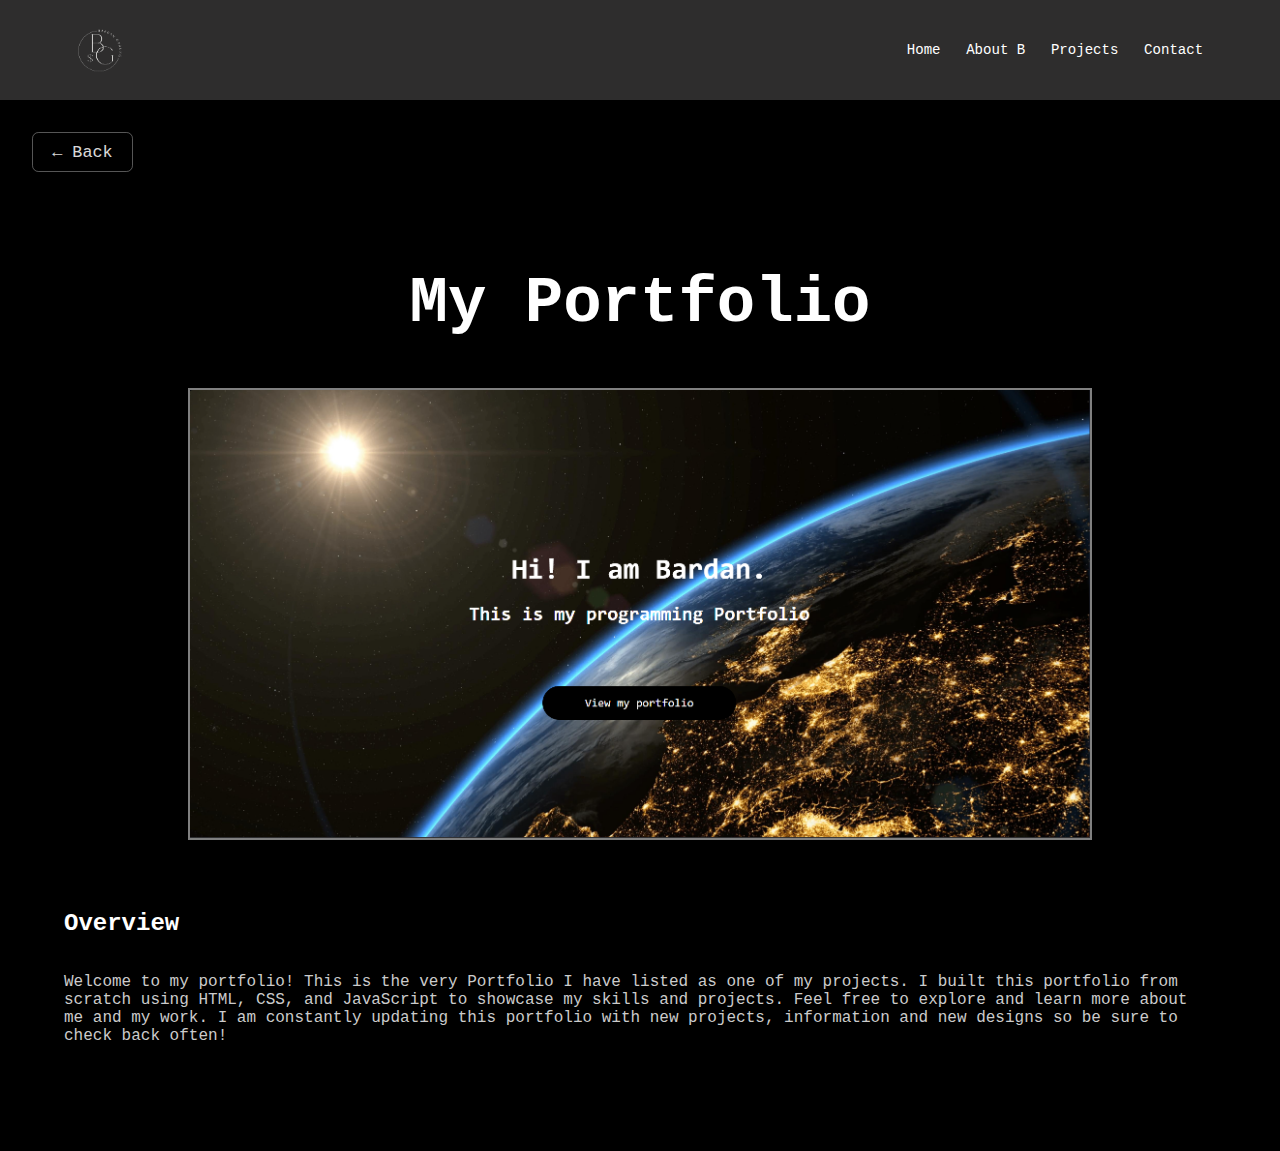
<file: Portfolio.html>
<!DOCTYPE html>
<html lang="en">
<head>
    <meta charset="UTF-8">
    <meta name="viewport" content="width=device-width, initial-scale=1.0">
    <title>Bardan's Portfolio</title>
    <link rel="stylesheet" href="ProjectCSS/projectall.css">
</head> 
<body>
    <nav class="nav-bar">
        <ul class="left-nav">
            <li><a href="Home.html"><img class="bardan-logo" src="Icons/Bardan-white-back1.png" alt=""></a></li>
        </ul>
        <ul class="right-nav">
            <li><a class="home" href="Home.html">Home</a></li>
            <li><a class="about-me disable">About B</a></li>
            <li><a class="projects disable">Projects</a></li>
            <li><a class="contact disable">Contact</a></li>
        </ul>
    </nav>

    <button class="back-button" onclick="goBack()">← Back</button>

    <h1 class="header1">My Portfolio</h1>
    <img src="Project-Images/Portfolio.png" class="showimg">
    <div class="paragraphs">
        <h2>
            Overview
        </h2>
        <p>
            Welcome to my portfolio! This is the very Portfolio I have listed as one of my projects. I built this portfolio from scratch using HTML, CSS, and JavaScript to showcase my skills and projects. Feel free to explore and learn more about me and my work.
            I am constantly updating this portfolio with new projects, information and new designs so be sure to check back often!
        <p>
    </div>
    
    



</body>

<script src="1.js"></script>
</html>
</file>
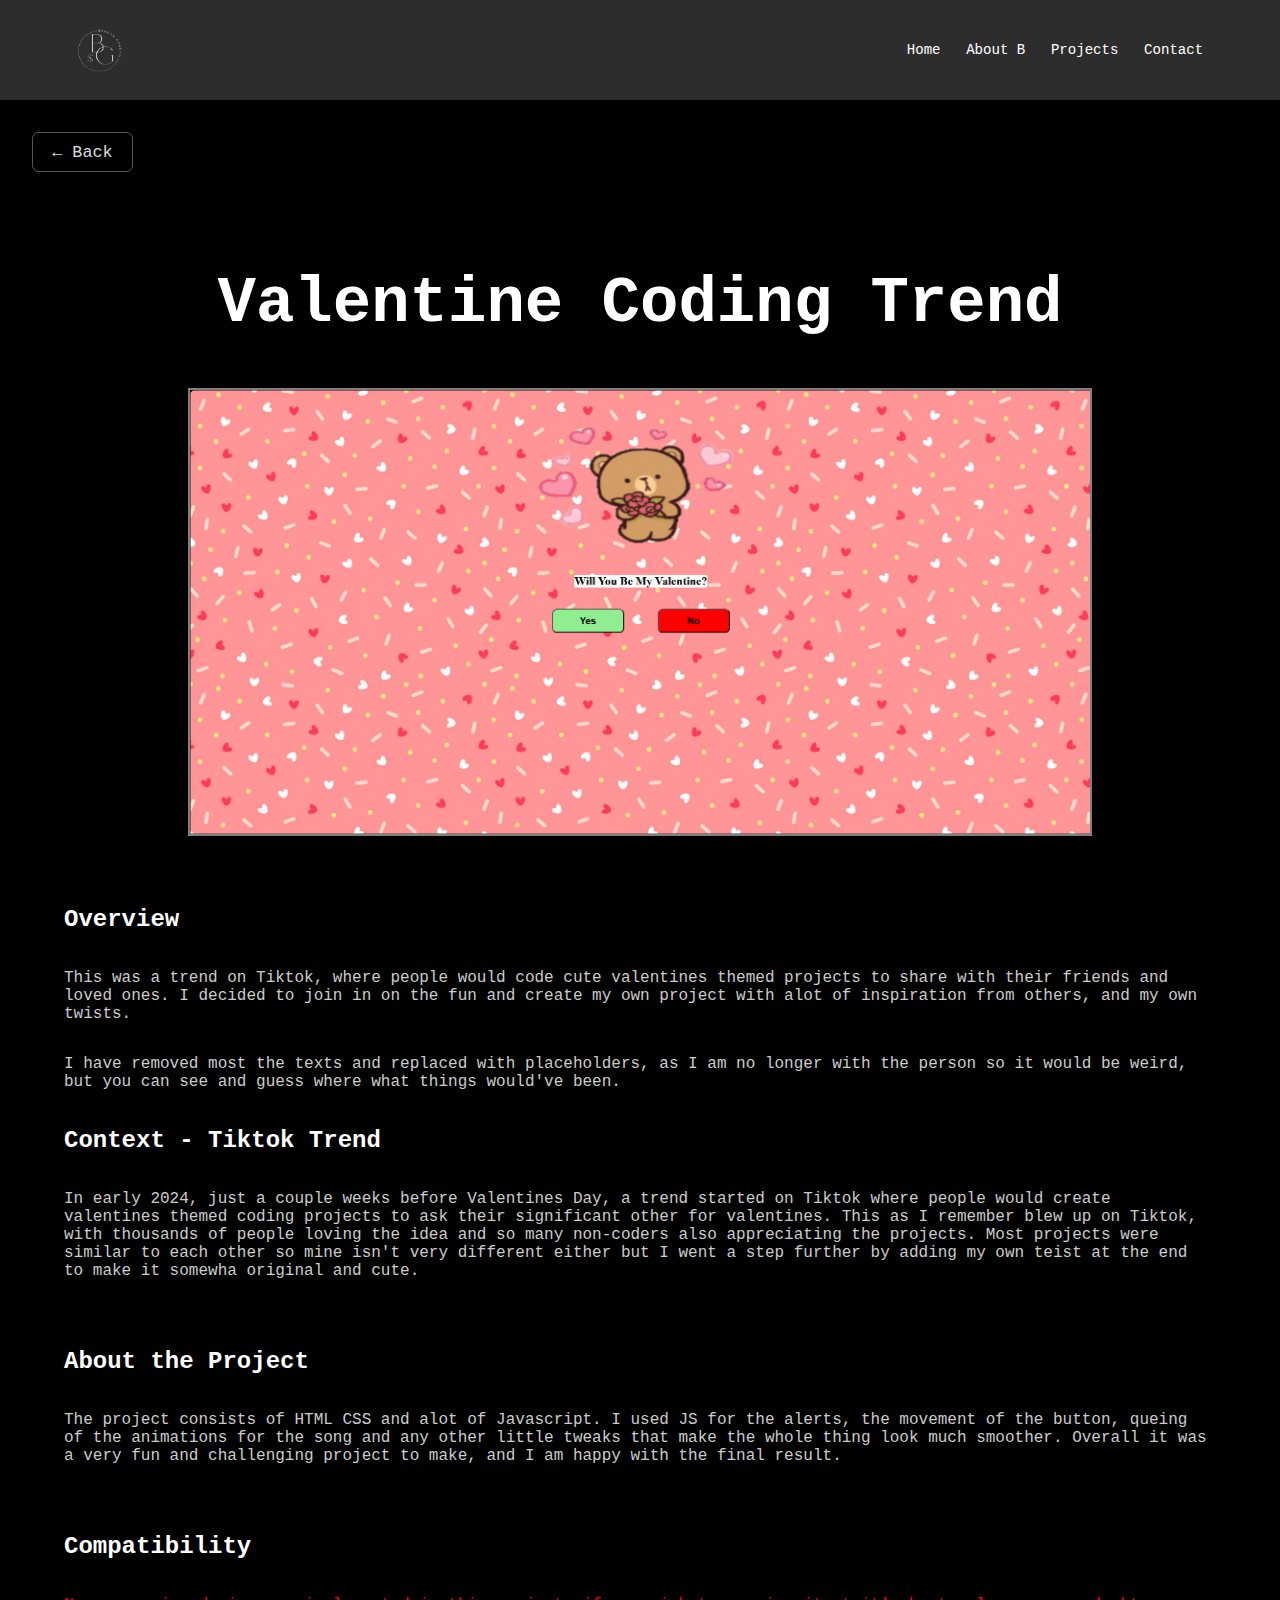
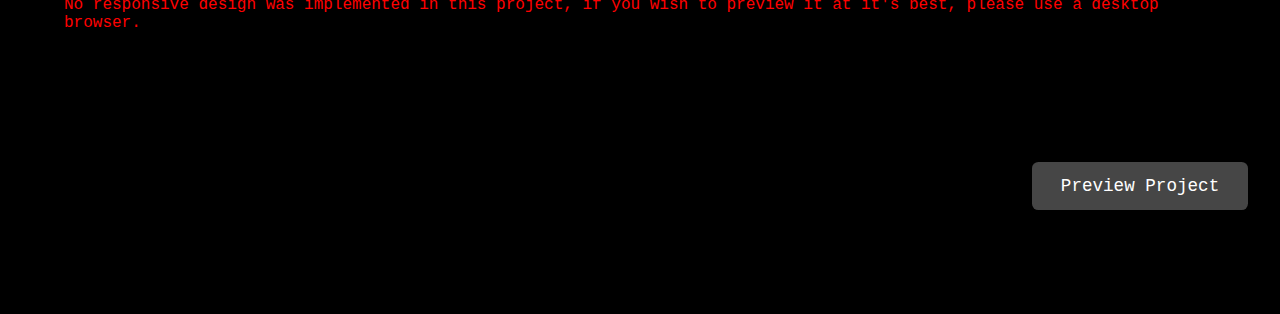
<file: ValentineTrend.html>
<!DOCTYPE html>
<html lang="en">
<head>
    <meta charset="UTF-8">
    <meta name="viewport" content="width=device-width, initial-scale=1.0">
    <title>Bardan's Portfolio</title>
    <link rel="stylesheet" href="ProjectCSS/projectall.css">
</head> 
<body>
    <nav class="nav-bar">
        <ul class="left-nav">
            <li><a href="Home.html"><img class="bardan-logo" src="Icons/Bardan-white-back1.png" alt=""></a></li>
        </ul>
        <ul class="right-nav">
            <li><a class="home" href="Home.html">Home</a></li>
            <li><a class="about-me disable">About B</a></li>
            <li><a class="projects disable">Projects</a></li>
            <li><a class="contact disable">Contact</a></li>
        </ul>
    </nav>

    <button class="back-button" onclick="goBack()">← Back</button>

    <h1 class="header1">Valentine Coding Trend</h1>
    <img src="Project-Images/Valentine-trend.png" class="showimg">
    <div class="paragraphs">
        <h2>
            Overview
        </h2>
        <p style="margin-bottom: 0;">
            This was a trend on Tiktok, where people would code cute valentines themed projects to share with their friends and loved ones.
            I decided to join in on the fun and create my own project with alot of inspiration from others, and my own twists.
        <p>

        <p style="margin-top: 0;">
            I have removed most the texts and replaced with placeholders, as I am no longer with the person so it would be weird, but you can see and guess where what things would've been.
        </p>

        <h2>
            Context - Tiktok Trend
        </h2>
        <p>
            In early 2024, just a couple weeks before Valentines Day, a trend started on Tiktok where people would create valentines themed coding projects to ask their significant other for valentines.
            This as I remember blew up on Tiktok, with thousands of people loving the idea and so many non-coders also appreciating the projects. Most projects were similar to each other
            so mine isn't very different either but I went a step further by adding my own teist at the end to make it somewha original and cute.
        <p>

        <h2>
            About the Project
        </h2>
        <p>
            The project consists of HTML CSS and alot of Javascript. I used JS for the alerts, the movement of the button, queing of the animations for the song and any other little tweaks that make the whole thing look much smoother.
            Overall it was a very fun and challenging project to make, and I am happy with the final result.
        <p>

        <h2>
            Compatibility
        </h2>
        <p style="color: red;">
            No responsive design was implemented in this project, if you wish to preview it at it's best, please use a desktop browser.
        <p>
        
        
    </div>
    
   <div class="preview-container">
        <a href="Project Codes/Valenines/Luna.html" class="preview-button">
        Preview Project
        </a>
    </div>

    <footer style="height: 50px;
    opacity: 0;">.</footer>
    
    



</body> 

<script src="1.js"></script>

</html>
</file>
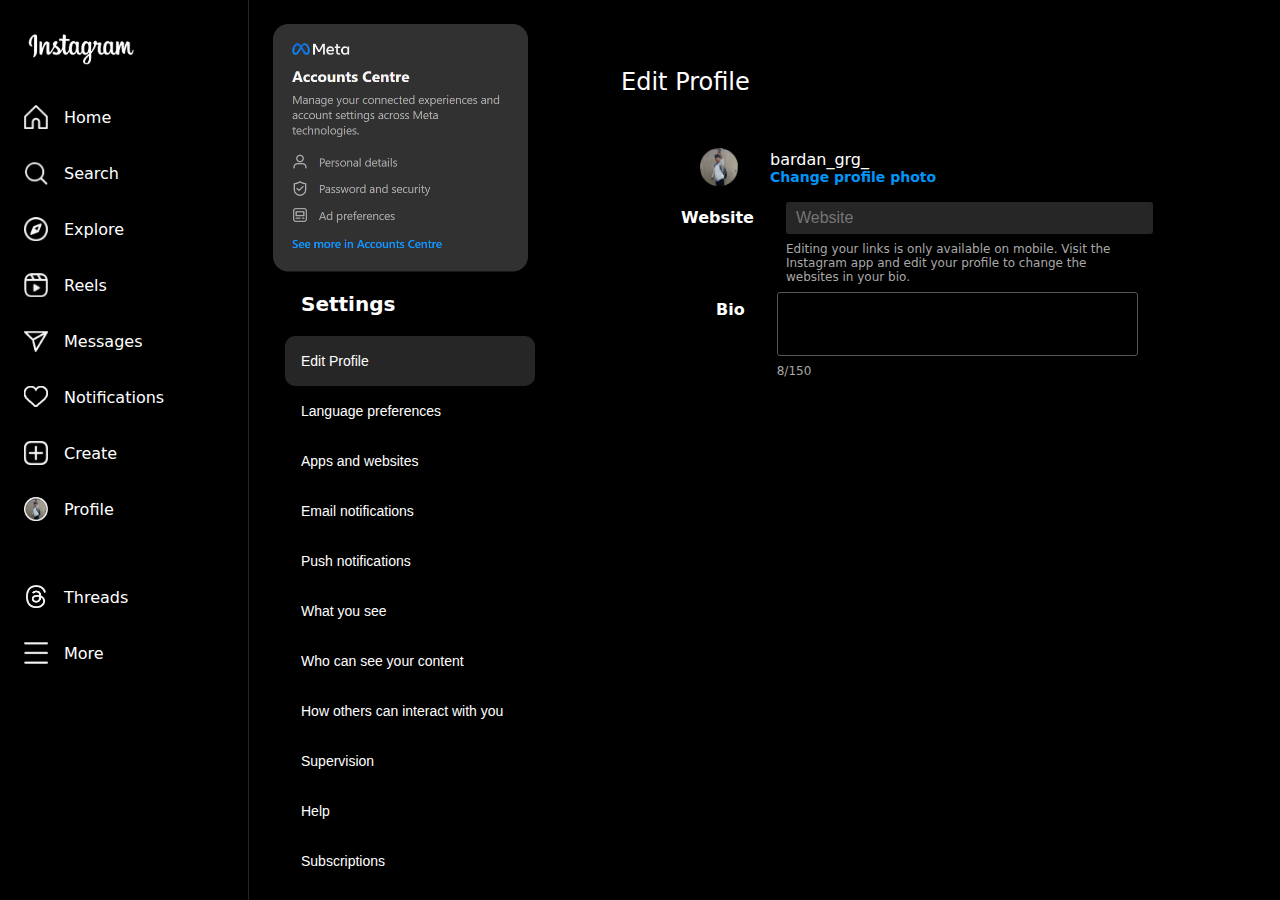
<file: Project Codes/Final Project/EditProfile.html>
<!DOCTYPE html>
<html lang="en">
<head>
    <meta charset="UTF-8">
    <meta name="viewport" content="width=device-width, initial-scale=1.0">
    <title>Cupid 💘 (&#064;bardan_grg_) • Instagram photos and videos</title>

    <link rel="stylesheet" href="1-folder/Mainbody.css">
    <link rel="stylesheet" href="1-folder/Lefthand.css">
    <link rel="stylesheet" href="1-folder/Toggle-options.css">
    <link rel="stylesheet" href="1-folder/Edit-profile.css">
</head>
<body style="
padding: 0;
margin: 0;
">
    <div class="main-body">

        <div class="main-left">

            <div>
                <img class="instagram-logo"
                src="1-folder/Pictures/instagram-logo-icon-white-border-text-black-background.png">
            </div>

            <div class="left-buttons-div">
                <button class="left-side-buttons">
                    <div class="home-icon"></div>
                    <div class="text-icons">Home</div>
                </button>
                <button class="left-side-buttons">
                    <div class="search-icon"></div>
                    <div class="text-icons">Search</div></button>
                <button class="left-side-buttons">
                    <div class="explore-icon"></div>
                    <div class="text-icons">Explore</div>
                </button>
                <button class="left-side-buttons">
                    <div class="reels-icon"></div>
                    <div class="text-icons">Reels</div>
                </button>
                <button class="left-side-buttons">
                    <div class="messages-icon"></div>
                    <div class="text-icons">Messages</div>
                </button>
                <button class="left-side-buttons">
                    <div class="notifications-icon"></div>
                    <div class="text-icons">Notifications</div>
                </button>
                <button class="left-side-buttons">
                    <div class="create-icon"></div>
                    <div class="text-icons">Create</div>
                </button>
                <a href="Mainbody.html"><button class="left-side-buttons">
                    <div class="profile-icon"></div>
                    <div class="text-icons">Profile</div>
                </button></a>
                

            </div>

                
            <button class="left-side-buttons">
                <div class="threads-icon"></div>
                <div class="text-icons">Threads</div>
            </button>
            <button class="left-side-buttons">
                <div class="more-icon"></div>
                <div class="text-icons">More</div>
            </button>
        </div>
    
        <div class="main-right">
            <div class="toggle-options-div">
                <div class="meta-div-thing"></div>

                <p class="setting-text">Settings</p>

                <button class="toggle-options toggled">
                    Edit Profile
                </button>
                <button class="toggle-options">
                    Language preferences 
                </button>
                <button class="toggle-options">
                    Apps and websites
                </button>
                <button class="toggle-options">
                    Email notifications
                </button>
                <button class="toggle-options">
                    Push notifications
                </button>
                <button class="toggle-options">
                    What you see
                </button>
                <button class="toggle-options">
                    Who can see your content
                </button>
                <button class="toggle-options">
                    How others can interact with you
                </button>
                <button class="toggle-options">
                    Supervision
                </button>
                <button class="toggle-options">
                    Help    
                </button>
                <button class="toggle-options">
                    Subscriptions
                </button>

                <p class="Professional-account-text">Switch to Professional Account</p>

            </div>

            <div class="toggled-options-div">

                <div class="edit-profile-div">
                    <p class="profile-text">Edit Profile</p>

                    <div class="pic-name-div">
                        <div class="profile-pic-again"></div>
                        <div class="profile-name-change">
                            <div class="profile-name-again">bardan_grg_</div>
                            <div class="change-pic-button">Change profile photo</div>
                        </div>
                    </div>

                    <div class="forum-div">
                        <div class="website-holder-div">
                            <p class="website-p">Website</p>
                            <div class="input-and-text-top">
                                <input class="website-input" type="text" placeholder="Website" disabled>
                                <p class="longass-text">Editing your links is only available on mobile.
                                    Visit the Instagram app and edit your profile
                                    to change the websites in your bio.
                                </p>
                            </div>
                        </div>

                        <div class="bio-div">
                            <p class="bio-p">Bio</p>
                            <div class="input-and-text-bio">
                                <input class="bio-input" type="text">
                                <p class="amount-bio">8/150</p>
                            </div>
                        </div>
                    </div>
                    
                </div>

    

                <footer class="footer-edit-div">

                </footer>

            </div>


            
        </div>


    </div>
</body>
</html>
</file>
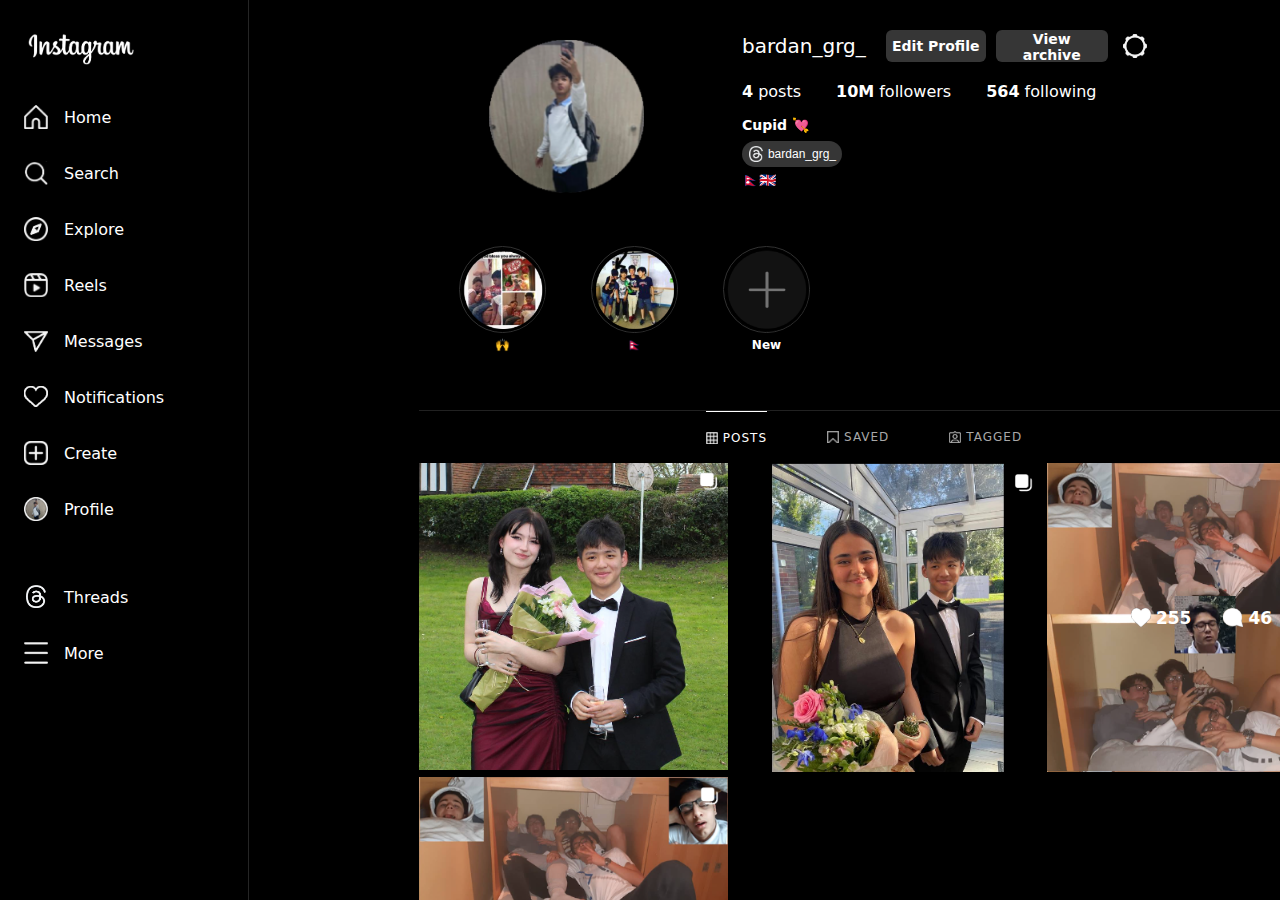
<file: Project Codes/Final Project/Mainbody.html>
<!DOCTYPE html>
<html lang="en">
<head>
    <meta charset="UTF-8">
    <meta name="viewport" content="width=device-width, initial-scale=1.0">
    <title>Cupid 💘 (&#064;bardan_grg_) • Instagram photos and videos</title>

    <link rel="stylesheet" href="1-folder/Mainbody.css">
    <link rel="stylesheet" href="1-folder/Lefthand.css">
    <link rel="stylesheet" href="1-folder/Profile.css">
</head>
<body style="
padding: 0;
margin: 0;
">
    <div class="main-body">

        <div class="main-left">

            <div>
                <img class="instagram-logo"
                src="1-folder/Pictures/instagram-logo-icon-white-border-text-black-background.png">
            </div>

            <div class="left-buttons-div">
                <button class="left-side-buttons">
                    <div class="home-icon"></div>
                    <div class="text-icons">Home</div>
                </button>
                <button class="left-side-buttons">
                    <div class="search-icon"></div>
                    <div class="text-icons">Search</div></button>
                <button class="left-side-buttons">
                    <div class="explore-icon"></div>
                    <div class="text-icons">Explore</div>
                </button>
                <button class="left-side-buttons">
                    <div class="reels-icon"></div>
                    <div class="text-icons">Reels</div>
                </button>
                <button class="left-side-buttons">
                    <div class="messages-icon"></div>
                    <div class="text-icons">Messages</div>
                </button>
                <button class="left-side-buttons">
                    <div class="notifications-icon"></div>
                    <div class="text-icons">Notifications</div>
                </button>
                <button class="left-side-buttons">
                    <div class="create-icon"></div>
                    <div class="text-icons">Create</div>
                </button>
                <button class="left-side-buttons">
                    <div class="profile-icon"></div>
                    <div class="text-icons">Profile</div>
                </button>
                

            </div>

                
            <button class="left-side-buttons">
                <div class="threads-icon"></div>
                <div class="text-icons">Threads</div>
            </button>
            <button class="left-side-buttons">
                <div class="more-icon"></div>
                <div class="text-icons">More</div>
            </button>
        </div>
    
        <div class="main-right">
            <div class="profile-big-div">
                <div class="header-div">
                    <div class="profile-pic-div">
                        <img class="profile-pic" src="1-folder/Pictures/Profile-pics/Profle-pic.png">
                    </div>
                    <div class="proflile-bio-div">
                        <div class="account-edit-div">
                            <a href="https://www.instagram.com/bardan_grg_/"
                                class="username-account">
                                bardan_grg_
                            </a>
                            <a href="EditProfile.html"><button class="edit-button">Edit Profile</button></a>
                            <button class="archive-button">View archive</button>
                            <button class="setting-icon"></button>
                        </div>
                        <div class="all-following">
                            <p class="following-number">4</p>
                            <p class="following-text">posts</p>
                            <p class="following-number">10M</p>
                            <p class="following-text">followers</p>
                            <p class="following-number">564 </p>
                            <p class="following-text">following</p>
                        </div>
                        <div>
                            <p class="bio-text">Cupid &#128152</p>
                            <a href="https://www.threads.net/@bardan_grg_"><button class="threads-profile-button">
                                <div class="threads-icon-profile"></div>
                                <div class="threads-text">bardan_grg_</div>
                            </button></a>
                            <div class="bio-text-flag">🇳🇵🇬🇧</div>
                        </div>
                    </div>
                </div>
                <div class="highlights-div">
                    <div class="before-highlights">
                        <div class="highlights">
                            <img class="highlight-1" src="1-folder/Pictures/Profile-pics/Highlight-1.png" alt="">
                        </div>
                        <p class="name-highlights">&#128588</p>
                    </div>
                    <div class="before-highlights">
                        <div class="highlights">
                            <img class="highlight-2" src="1-folder/Pictures/Profile-pics/Highlight-2.png" alt="">
                        </div>
                        <p class="name-highlights">🇳🇵</p>
                    </div>
                    <div class="before-highlights">
                        <div class="highlights">
                            <img class="highlight-new" src="1-folder/Pictures/Profile-pics/new-highlight.png" alt="">
                        </div>
                        <p class="name-highlights">New</p>
                    </div>
                </div>
                <div class="pst-div">
                    <div class="pst-div-div pst-post-div">
                        <div class="posts-icon-profile"></div>
                        <div class="pst-posts pst-text">POSTS</div>
                    </div>
                    <div class="pst-div-div">
                        <div class="saved-icon-profile"></div>
                        <div class="pst-saved pst-text">SAVED</div>
                    </div>
                    <div class="pst-div-div">
                        <div class="tagged-icon-profile"></div>
                        <div class="pst-tagged pst-text">TAGGED</div>
                    </div>
                </div>
                
                <div class="posts-div">
                    <div class="posts-div2">
                        <div class="post-row">
                            <div class="post1 post-box"></div>
                            <div class="post2 post-box"></div>
                            <div class="post3 post-box">
                                <div class="like-comment-div">
                                    <div class="like-count-pic"></div>
                                    <div class="like-count">255</div>

                                    <div class="comment-count-pic"></div>
                                    <div class="comment-count">46</div>
                                </div> 
                            </div>
                        </div>
                        <div class="post-row">
                            <div class="post4 post-box"></div>
                            <div class="post5 post-box"></div>
                            <div class="post6 post-box"></div>
                        </div>
                    </div>
                    
                </div>

            </div>
        </div>


    </div>
</body>
</html>
</file>
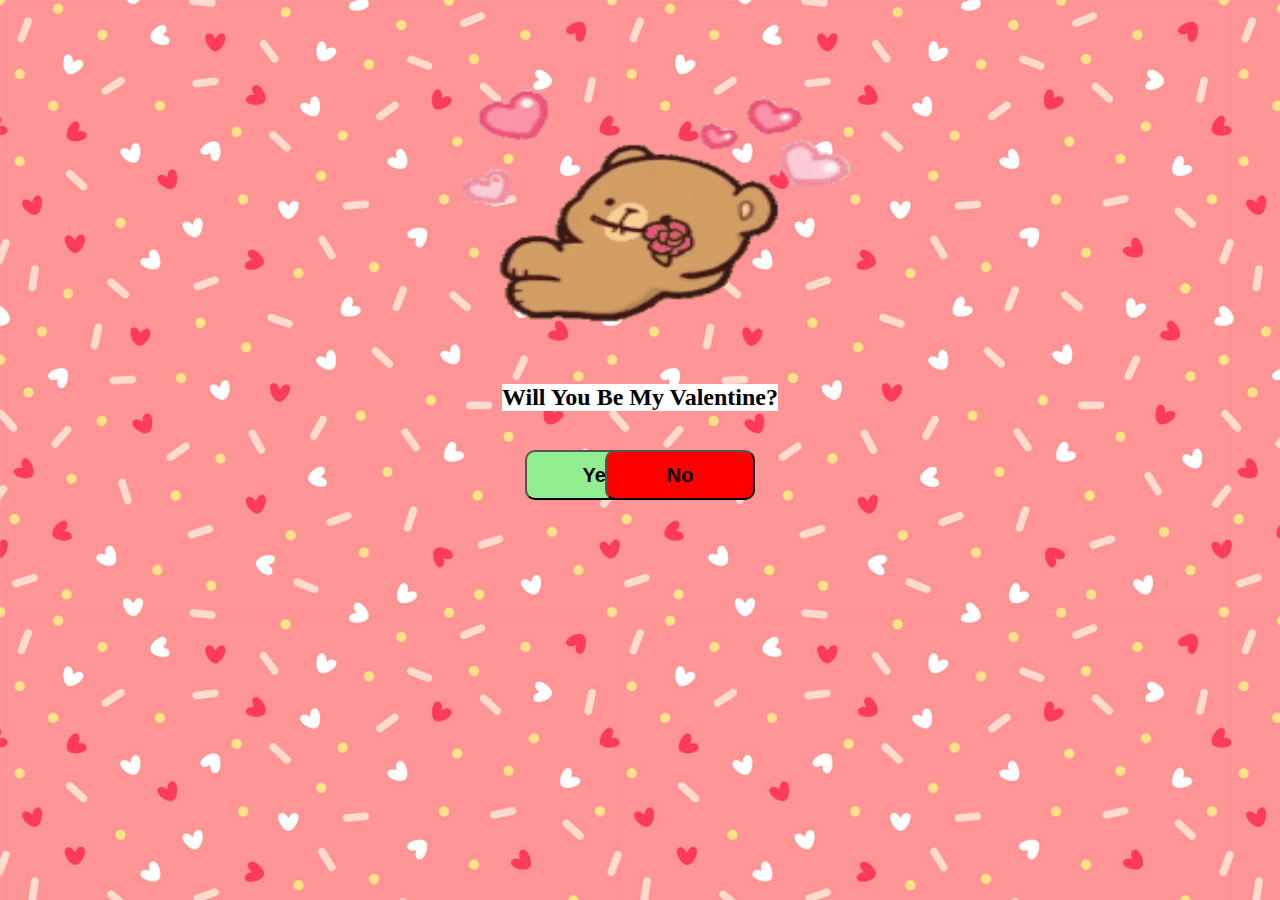
<file: Project Codes/Valenines/Luna.html>
<!DOCTYPE html>
<html lang="en">
<head>
    <meta charset="UTF-8">
    <meta name="viewport" content="width=device-width, initial-scale=1.0">
    <link rel="stylesheet" href="Luna.css">
    <title>Question</title>
</head>
<body>
    <div class="first-main">
    <div class="main-img-div">
        <img id="imageChange" class="main-img" src="Pictures/jumping-bear.gif" alt="">
    
    <p class="question">Will You Be My Valentine?</p>
    <div class="buttons-div">
        <button onclick="clickYes()" class="yes button">Yes</button>
        <button onclick="clickNo()" class="no button">No</button>
    </div>
    </div>

    <audio id="backgroundMusic" class="audio-mac" controls loop>
        <source src="audio/Mac Miller - Congratulations (feat. Bilal).mp3" type="audio/ogg">
    </audio>

    </div>

    <div class="second-thing">
        <p id="hiText" class="Hi-text">Hi guys Hi guys Hi guys</p>
        <p class="love l1">Love</p>
        <p class="love l2">Love</p>
        <p class="love l3">Love</p>
        <p class="love l4">Love</p>
        <p class="love l5">Love</p>
        <p class="love l6">Love</p>
        <p class="biglove">Love</p>

        <p class="scroll-to-see">Scroll for some of my fav memories</p>

        <div class="space"></div>
        
        <div class="newyears-div hidden">
            <p>Heading one</p>
            <p>Massive text one (A decision tree is a quantitative method used to help managers make decisions. This is based on probablities and numerical values alone. Mark wants to maximise his profits, as inflation rates go higher, therefore the decision tree can tell us which one can give Kentmere hotel the maximum profit they can get, which would be Project A which at the end can give £1 million, whereas project B can only get upto £850,000, therefore Mark could choose Project A, for a much higher revenue. Though decision tree also has the initial cost for the individual projects for which project A has nearly double the initial investment value than of Project B. So looking at this data Kentmere could still pick project A as at the end they would be left with 100,000 more than what project B could offer. Another usefulness of the decision trees are that they can also take into account that the project may not do as well as they can be predicted to, which then helps tell the managers which plan has a higher risk to it using probablities, like for this instance, if they start Project A, they could either end up with a profit of £700,000 or they can have a loss of £200,000, whereas if they choose to go with Project B, as the diagram suggests, they will 100% make a profit, even if the profit is a low amount. This helps the managers decide if they want to take the risk or play it safe to make a profit slowly. 
                )
            </p>
        </div>

        <div class="newyears-div hidden">
            <p>Heading two</p>
            <p>Massive text 2 (A decision tree is a quantitative method used to help managers make decisions. This is based on probablities and numerical values alone. Mark wants to maximise his profits, as inflation rates go higher, therefore the decision tree can tell us which one can give Kentmere hotel the maximum profit they can get, which would be Project A which at the end can give £1 million, whereas project B can only get upto £850,000, therefore Mark could choose Project A, for a much higher revenue. Though decision tree also has the initial cost for the individual projects for which project A has nearly double the initial investment value than of Project B. So looking at this data Kentmere could still pick project A as at the end they would be left with 100,000 more than what project B could offer. Another usefulness of the decision trees are that they can also take into account that the project may not do as well as they can be predicted to, which then helps tell the managers which plan has a higher risk to it using probablities, like for this instance, if they start Project A, they could either end up with a profit of £700,000 or they can have a loss of £200,000, whereas if they choose to go with Project B, as the diagram suggests, they will 100% make a profit, even if the profit is a low amount. This helps the managers decide if they want to take the risk or play it safe to make a profit slowly. 
                )
            </p>
        </div>
        

    </div>

    <script src="Luna.js"></script>

    </body>
</html>
</file>
<file: CSS/Opening.css>
html {
    overflow-x: hidden; 
    scroll-behavior: smooth;
}

body {
    margin: 0;
    padding: 0;
    width: 100%;
    min-height: 100vh; 
    color: white;
    background-color: black ;
}

.background-container{
    display: inline-block;
    position: absolute;
    top: 0;
    width: 100%;
    height: 100vh;
    overflow:hidden;
    z-index: 0;
    background-color: black;
}

.noshow{
    display: none;
}

.background-img{
    position: absolute;
    width: 110%;
    height: 110vh;
    background-image: url(../Pictures/shine.jpg);
    background-size: cover;
    background-position: center;
    transition: all 300ms ease;
    z-index: -1;
}   

.filter1{
    display:block;
    width: 100%;
    height: 100vh;
    z-index: -5;
    background-color: pink;
}

.Portfolio-section{
    
    width: 100%;
    height: auto;

    display: flex;
    flex-direction: column;;
    background-size: 100%;
    background-color: black;
    position: relative;
}

.container{
    position: relative;
    width: 100%;
    height: 100%;
    background-color: black;
    z-index: 0;
}

.bubbles{
    position: relative;
    display: flex;
    gap: clamp(0.5rem, 2vw, 2rem);
}
.bubbles span{
    position: relative;
    width: 20px;
    height: 20px;
    background-color: yellow;
    box-shadow: 0 0 0 10px gold;
    animation: animate 15s linear infinite;
    animation-duration: calc(8000s /var(--i));
    animation-delay: -5000s;
    border-radius: 100%;

}

.bubbles span:nth-child(even){
    box-shadow: red;
    box-shadow: 0 0 0 10px gold;
}

@keyframes animate{
    0%
    {
        transform: translateY(300vh) scale(0.1);
    }
    100%{
        transform: translateY(0vh) scale(0.1);
    }
}

.bubbles span.glow {
    animation: animate 15s linear infinite, glow 3s ease-in-out infinite;
    animation-delay: calc(var(--i) * -0.5s), calc(var(--i) * 0.3s);

}

@keyframes glow {
    0%, 70%, 100% {
        box-shadow: 0 0 0 10px gold;
        background-color: yellow;
    }
    35% {
        box-shadow: 0 0 20px 8px #fffacd;
        background-color: #f7efa0;
    }
}
</file>
<file: CSS/scrollButton.css>
.button-div{
    position: absolute;
    align-content: center;
    top: 70%;
    left: 50%;
    transform: translate(-50%,-50%);
    z-index: -1;

    display: inline-block;
}

.scroll-button{
    margin-bottom:0;
    position: relative;
    align-content: center;

    padding: clamp(0.6rem, 2.5vw, 1.3rem)
           clamp(1.2rem, 6vw, 5.5rem);
    border: solid black 1px;
    border-radius: 100px;
    background-color: black;

    font-family: 'consolas', monospace; 
    text-align: center;
    font-size: clamp(0.9rem, 3.5vw, 1.5rem);
    color: white;
    transition: 0.5s;
    z-index: 1;
    cursor: pointer;
    animation: 
        fadeIn 1s ease-in forwards;
}

@keyframes fadeIn {
    from {opacity: 0;}
    to {opacity: 1;}
}

.scroll-button:hover{
    color: black;
}


.scroll-button::before{
    content: '';
    position: absolute;
    height: 0%;
    width: 100%;
    border-radius: 100px;
    transition: 0.5s;

    top: 50%;
    left: 50%;
    transform: translate(-50%, -50%);
    background-color: white;
    z-index: -1;
}

.scroll-button:hover::before{
    height: 100%;
}
</file>
<file: CSS/titleTexts.css>
.title-div{
    position: relative;
    align-content: center;
    top: 40%;
    left: 50%;
    transform: translate(-50%,-50%);
    z-index: -1;

    display: inline-block;
}

.title-text{
    font-size: clamp(1.8rem, 4vw, 3.8rem);
    color: white;
    text-align: center;
    width: 100%;
    font-family: 'consolas', monospace;


    border-right: 5px solid;    
    overflow: hidden;
    white-space: nowrap;
    animation: 
        typing 1s steps(16),
        cursor .4s step-end infinite;
}

@keyframes typing {
    from {width: 0;}
}

@keyframes cursor {
    50% {border-color: transparent}
} 

.title-div2{
    position: absolute;
    align-content: center;
    top: 50%;
    left: 50%;
    transform: translate(-50%,-50%);
    z-index: -1;

    display: inline-block;
    margin: 0;
}

.title-text2{
    font-size: clamp(1rem, 4vw, 2.5rem);
    color: white;
    text-align: center;
    width: 100%;
    font-family: 'consolas', monospace;

    border-right: 5px solid;    
    overflow: hidden;
    white-space: nowrap;
    animation: 
        typing 2s steps(32),
        cursor .4s step-end infinite;
}
</file>
<file: CSS/navBar.css>
ul {
    list-style-type: none;
}

.nav-bar{
    background-color: rgb(46, 45, 45);
    width: 100%;
    min-height: clamp(3.5rem, 8vw, 6.25rem);

    z-index: 0;

    position: sticky;
    top: 0;
    left: 0;

    display: flex;
    align-content: center;
    justify-content: space-between;
    align-items: center;

    z-index: 99;
}


.left-nav{
    display: flex;
    align-items: center;
    height: 100%;
    width: 30%;
    margin: 0;
    align-items: center;
    padding-left: clamp(0.75rem, 6vw, 8.5rem);
}

.bardan-logo{
    height: clamp(1.8rem, 3.5vw, 4.5rem);
    width: auto;
    display: block;
}


.right-nav{
    display: flex;
    justify-content: right;
    align-items: center;
    align-self: right;
    height: 100%;
    width: 70%;
    margin-right: clamp(0.75rem, 6vw, 8.5rem);   
}

.home, .about-me, .projects, .contact{
    font-family: 'consolas', monospace;
    font-size: clamp(0.7rem, 1.1vw, 1.6rem);
    color: white;
    text-decoration: none;
    cursor: pointer;
    align-self: center;
    position: relative;
}

.home, .about-me, .projects{
    margin-right: clamp(0.75rem, 2vw, 2.5rem);
}

.home::before, .about-me::before, .projects::before, .contact::before{
    content: '';
    position: absolute;
    bottom: 0;
    height: 3px;
    width: 100%;
    background-image:conic-gradient(white);
    width: 0%;
    transition: 0.5s;
}

.home:hover::before, .about-me:hover::before, .projects:hover::before, .contact:hover::before{
    width: 100%;
}

.disable:hover{
    cursor: not-allowed;
}
</file>
<file: CSS/aboutme.css>
/* ============================= */
/* ABOUT ME SECTION */
/* ============================= */

.About-me-container {
    width: 100%;
    min-height: 100vh;

    display: flex;
    flex-direction: column;
    align-items: center;

    padding: clamp(2rem, 6vw, 4rem);
    background-color: black;
    color: white;

    border-bottom: solid 2px grey;
}

/* ============================= */
/* TITLE */
/* ============================= */

.title-about-me {
    font-family: 'consolas', monospace;
    font-size: clamp(1.5rem, 4vw, 4rem);
    font-weight: bold;
    position: relative;
    margin-bottom: clamp(2rem, 6vw, 3rem);
}

.title-about-me::before {
    content: '';
    position: absolute;
    bottom: 0;
    height: 3px;
    width: 100%;
    background-image: conic-gradient(red, blue);
}

/* ============================= */
/* MAIN LAYOUT */
/* ============================= */

.about-me-slides {
    width: 100%;
    max-width: 1200px;

    display: flex;
    flex-direction: column; /* mobile first */
    align-items: center;
    gap: clamp(2rem, 6vw, 4rem);
}

/* ============================= */
/* TEXT CONTENT */
/* ============================= */

.intro-p {
    width: 100%;
    max-width: 600px;

    display: flex;
    flex-direction: column;
    gap: 1.2rem;
}

.intro-text {
    font-family: 'consolas', monospace;
    font-size: clamp(0.95rem, 2.5vw, 1.2rem);
    line-height: 1.6;
    color: rgb(220, 220, 220);
}

/* ============================= */
/* IMAGE */
/* ============================= */

.intro-pics {
    width: 100%;
    max-width: clamp(300px, 40vw, 400px);

    display: flex;
    justify-content: center;
}

.me1 {
    width: 100%;
    height: auto;
    

    object-fit: cover;

    border-radius: 1rem;
    border: 2px solid grey;

    transition: transform 0.3s ease;
    z-index: 2;
}

/* ============================= */
/* DESKTOP LAYOUT */
/* ============================= */

@media (min-width: 900px) {
    .about-me-slides {
        flex-direction: row;
        align-items: center;
        justify-content: space-between;
    }

    .intro-p,
    .intro-pics {
        flex: 1;
    }

    .intro-p {
        max-width: 600px;
    }
}
</file>
<file: CSS/projects.css>
.Projects-container{
    display: flex;
    flex-direction: column;
    width: 100%;
    height: fit-content;
    align-items: center;
    background-color: rgb(0, 0, 0);
    margin-bottom: clamp(2rem, 5vw, 8rem);
    border-bottom: solid 2px grey;
}
.title-projects{
    font-family: 'consolas', monospace;
    font-size: clamp(1.5rem, 4vw, 4rem);
    font-weight: bold;
    align-self: center;
    position: relative;
}

.title-projects::before{
    content: '';
    position: absolute;
    bottom: 0;
    height: 3px;
    width: 100%;
    background-image:conic-gradient(red, blue);
}

.projects-div {
    display: grid;
    width: 90%;
    padding: clamp(0.5rem, 1vw, 2rem);  

    gap: clamp(1rem, 3vw, 2rem);

    grid-template-columns: repeat(auto-fit, minmax(240px, 1fr));
    justify-items: center;
}

.project-display{
  width: 100%;
  max-width: 560px;
  aspect-ratio: 20 / 10;
  background-color: black;
  border: 2px solid grey;
  position: relative;
  cursor: pointer;
  overflow: hidden;

  transition: transform 0.3s ease, box-shadow 0.3s ease;
}

@media (min-width: 1200px) {
  .projects-div {
    grid-template-columns: repeat(3, 1fr);
    justify-items: center;
  }
}

.project-images{
  width: 100%;
  height: 100%;
  object-fit: cover;
  display: block;
}

.overlay-text {
  position: absolute;
  top: 0;
  left: 0;
  width: 100%;
  height: 100%;
  background-color: rgba(0, 0, 0, 0.75); 
  color: white;
  font-size: clamp(1rem, 3vw, 1.6rem);
  font-weight: bold;
  font-family: 'consolas', monospace;
  display: flex;
  justify-content: center;
  align-items: center;
  opacity: 0;
  transition: opacity 0.3s ease-in-out;
}

.project-display:hover .overlay-text {
  opacity: 1; 
}

.project-display:hover {
  transform: scale(1.05);
  box-shadow: 0 8px 16px rgba(0, 0, 0, 0.3);
}

.coming-soon{
  cursor:not-allowed;
}
</file>
<file: ProjectCSS/projectall.css>
html {
    scroll-behavior: smooth;
}

body {
    margin: 0;
    padding: 0;
    width: 100%;
    min-height: 100vh; 
    color: white;
    background-color: black;
    font-family: 'consolas', monospace; 
    
}


ul {
    list-style-type: none;
}

.nav-bar{
    background-color: rgb(46, 45, 45);
    width: 100%;
    min-height: clamp(3.5rem, 8vw, 6.25rem);

    z-index: 0;

    position: sticky;
    top: 0;
    left: 0;

    display: flex;
    align-content: center;
    justify-content: space-between;
    align-items: center;

    z-index: 99;
}


.left-nav{
    display: flex;
    align-items: center;
    height: 100%;
    width: 30%;
    margin: 0;
    align-items: center;
    padding-left: clamp(0.75rem, 6vw, 8.5rem);
}

.bardan-logo{
    height: clamp(1.8rem, 3.5vw, 4.5rem);
    width: auto;
    display: block;
}


.right-nav{
    display: flex;
    justify-content: right;
    align-items: center;
    align-self: right;
    height: 100%;
    width: 70%;
    margin-right: clamp(0.75rem, 6vw, 8.5rem);   
}

.home, .about-me, .projects, .contact{
    font-family: 'consolas', monospace;
    font-size: clamp(0.7rem, 1.1vw, 1.6rem);
    color: white;
    text-decoration: none;
    cursor: pointer;
    align-self: center;
    position: relative;
}

.home, .about-me, .projects{
    margin-right: clamp(0.75rem, 2vw, 2.5rem);
}

.home::before{
    content: '';
    position: absolute;
    bottom: 0;
    height: 3px;
    width: 100%;
    background-image:conic-gradient(white);
    width: 0%;
    transition: 0.5s;
}

.home:hover::before{
    width: 100%;
}

.disable:hover{
    cursor: not-allowed;
}

.back-button {
  display: inline-flex;
  align-items: center;
  gap: 0.4rem;

  margin: clamp(1rem, 4vw, 2rem);

  padding: clamp(0.4rem, 1.5vw, 0.6rem)
           clamp(0.8rem, 2.5vw, 1.2rem);

  font-family: consolas, monospace;
  font-size: clamp(0.9rem, 2vw, 1.05rem);

  color: white;
  background-color: transparent;

  border: 1px solid rgba(255, 255, 255, 0.4);
  border-radius: 0.4rem;

  cursor: pointer;
  text-decoration: none;

  opacity: 0.85;

  transition:
    opacity 0.2s ease,
    transform 0.2s ease,
    background-color 0.2s ease,
    border-color 0.2s ease;
}

.header1{
    display: flex;
    align-self: center;
    justify-content: center;
    font-size: clamp(1.7rem, 5vw, 5rem);
    margin-top: clamp(2rem, 5vw, 8rem);
}

.showimg{
    display: block;
    margin: clamp(1.5rem, 5vw, 3rem) auto;

    width: 100%;
    max-width: min(90%, 900px);

    height: auto;

    border: 2px solid grey;
}

p{
    color: rgb(203, 203, 203);
}

.paragraphs{
    display: flex;
    align-self: center;
    justify-content: flex-start;   
    margin: 50px auto;       
    flex-direction: column;
    text-align: left;
    max-width: clamp(90%, 60vw, 60%);
    font-size: clamp(1rem, 1.2vw, 1.25rem);
}

.preview-container {
  display: flex;
  justify-content: flex-end;
  padding: clamp(1rem, 4vw, 2rem);
}

.preview-button{
    padding: clamp(0.6rem, 2vw, 0.9rem)
           clamp(1.2rem, 3vw, 1.8rem);

  font-size: clamp(0.9rem, 2vw, 1.1rem);

  background-color: rgb(70, 70, 70);
  font-family: consolas, monospace;
  color: white;

  border: none;
  border-radius: 0.4rem;
  cursor: pointer;
  text-decoration: none;

  transition: background-color 0.2s ease, transform 0.2s ease;
}
</file>
<file: Project Codes/Final Project/1-folder/Mainbody.css>
a{
    text-decoration: none;
}

.main-body{
    display: flex;
    height: 100vh;
    flex-direction: row;
    overflow-x: hidden;
    background-color: black;
    max-width: 100%; 
}

.main-left{
    background-color: black;
    position: sticky; 
    top: 0; 
    left: 0; 
    border-right: solid;
    border-color: rgb(37, 37, 37);
    border-width: 0.5px;
    padding-left: 12px;
    padding-top: 8px;
    padding-bottom: 20px;
    padding-right: 12px;
    max-height: 100vh;
    width: 224px; 
    
}

.main-right{
    max-height: 100vh;
    width: 950px;
    display: flex;
}

body{
    font-family: system-ui, -apple-system, BlinkMacSystemFont, 'Segoe UI', Roboto, Oxygen, Ubuntu, Cantarell, 'Open Sans', 'Helvetica Neue', sans-serif;
}
</file>
<file: Project Codes/Final Project/1-folder/Lefthand.css>
/* For the left hand side bar stuff */

.instagram-logo{
    height: 32px;
    padding-top: 25px;
    padding-bottom: 16px;
    padding-left: 16px;
    padding-right: 16px;
}

.left-buttons-div{
    margin-bottom: 40px;
}

.left-side-buttons{
    color: white;
    background-color: black;
    border: none;
    display: flex; 
    flex-direction: row; 
    align-items: center; 

    width: 220px;
    height: 48px;
    margin-top: 8px;
    margin-bottom: 8px;
    padding: 12px 12px 12px 12px; 

    text-align: left;
    justify-content: normal;

    transition: background-color 0.3s;
    font-weight: 100;
    font-size: 14px;
    border-radius: 10px;
}

.left-side-buttons:hover{
    background-color: rgb(33, 33, 33);
    cursor: pointer;
    
}

/* These are the icons */

.text-icons{
    display: inline-block;
    padding-left: 16px;
    font-size: 16px;
    font-weight: 400;
    font-family: system-ui, -apple-system, BlinkMacSystemFont, 'Segoe UI', Roboto, Oxygen, Ubuntu, Cantarell, 'Open Sans', 'Helvetica Neue', sans-serif;
}

.home-icon{
    height: 24px;
    width: 24px;
    background-image: url(Pictures/Icons/Home-icon.png);
    background-position: center;
    background-size: 24px;
    display: inline-block;
    background-repeat: no-repeat;
}

.search-icon{
    height: 24px;
    width: 24px;
    background-image: url(Pictures/Icons/Search-icon.png);
    background-position: center;
    background-size: 24px;
    display: inline-block;
}

.explore-icon{
    height: 24px;
    width: 24px;
    background-image: url(Pictures/Icons/Explore-icon.png);
    background-position: center;
    background-size: 24px;
    display: inline-block;
}

.reels-icon{
    height: 24px;
    width: 24px;
    background-image: url(Pictures/Icons/Reels-icon.png);
    background-position: center;
    background-size: 24px;
    display: inline-block;
}

.messages-icon{
    height: 24px;
    width: 24px;
    background-image: url(Pictures/Icons/Message-icon.png);
    background-position: center;
    background-size: 24px;
    display: inline-block;
    background-repeat: no-repeat;
}

.notifications-icon{
    height: 24px;
    width: 24px;
    background-image: url(Pictures/Icons/Notification-icon.png);
    background-position: center;
    background-size: 24px;
    display: inline-block;
    background-repeat: no-repeat;
}

.create-icon{
    height: 24px;
    width: 24px;
    background-image: url(Pictures/Icons/Create-icon.png);
    background-position: center;
    background-size: 24px;
    display: inline-block;
    background-repeat: no-repeat;
}

.threads-icon{
    height: 24px;
    width: 24px;
    background-image: url(Pictures/Icons/Threads-icon.png);
    background-position: center;
    background-size: 20px;
    display: inline-block;
    background-repeat: no-repeat;
}

.more-icon{
    height: 24px;
    width: 24px;
    background-image: url(Pictures/Icons/More-icon.png);
    background-position: center;
    background-size: 24px;
    display: inline-block;
    background-repeat: no-repeat;
}

.profile-icon{
    height: 24px;
    width: 24px;
    background-image: url(Pictures/Icons/Profile-icon.png);
    background-position: center;
    background-size: 24px;
    display: inline-block;
    background-repeat: no-repeat;
}
</file>
<file: Project Codes/Final Project/1-folder/Toggle-options.css>
.toggle-options-div{
    flex: 1.05;
    overflow-y: scroll;
    padding-top: 24px;
    padding-bottom: 24px;
}

.toggled-options-div{
    flex: 2;
}

.meta-div-thing{
    background-size: 255px;
    background-repeat: no-repeat;
    height: 248px;
    width: 267px;
    background-image: url(Pictures/Edit-pics/Meta-pic.png);
    margin-left: 24px;
    margin-bottom: 15px;
}

.meta-div-thing:hover{
    background-image: url(Pictures/Edit-pics/Meta-hover-pic.png);
    
}

.setting-text{
    color: white;
    margin-left: 52px;
    font-size: 20px;
    font-weight: 700;
}

.toggle-options{
    display: block;
    background-color: black;
    border: none;
    color: white;
    width: 250px;
    height: 50px;
    text-align: left;
    margin-left: 36px;
    font-size: 14px;
    transition: 0.1s;
    padding-top: 16px;
    padding-left: 16px;
    padding-right: 16px;
    padding-bottom: 16px;
    border-radius: 10px;

    font-weight: 0;
}

.toggle-options:hover{
    background-color: rgb(26, 26, 26);
    font-weight: lighter;
}

.toggled{
    background-color: rgb(38, 38, 38);
}

.toggled:hover{
    background-color: rgb(64, 64, 64);
}


.Professional-account-text{
    color: rgb(0, 149, 246);
    margin-left: 52px;
    font-size: 14px;
    font-weight: 600;
    width: fit-content;
}
</file>
<file: Project Codes/Final Project/1-folder/Edit-profile.css>
.edit-profile-div{
    padding-top: 36px;
    padding-bottom: 36px;
}

.profile-text{
    margin-left: 45px;
    margin-top: 32px;
    font-size: 24px;
    color: white;
    padding-bottom: 20px;
}

.pic-name-div{
    display: flex;
    align-items: center;
    justify-content: left;
    margin-top: 32px;
}

.profile-pic-again{
    height: 38px;
    width: 38px;
    background-image: url(Pictures/Profile-pics/Profle-pic.png);
    background-size: 38px;
    background-repeat: no-repeat;
    margin-left: 124px;
    margin-right: 32px;
}

.profile-name-change{
    display: flex;
    flex-direction: column;
}

.profile-name-again{
    color: white;
    font-size: 16px;
    font-weight: 400;
}

.change-pic-button{
    color: #0095F6;
    font-size: 14px;
    font-weight: 600;
}

.change-pic-button:hover{
    color: white;
    font-size: 14px;
    font-weight: 600;
}

.forum-div{
    margin-top: 16px;
}

.website-holder-div{
    display: flex;
    flex-direction: row;
    align-items: center;
}

.website-p{
    color: white;
    margin-left: 105px;
    margin-top: 0;
    margin-bottom: 60px;
    margin-right: 32px;
    font-weight: 600;
    font-size: 16px;
}

.input-and-text-top{
    display: flex;
    flex-direction: column;
}

.website-input{
    width: 355px;
    height: 30px;
    background-color: rgb(38, 38, 38);
    border: none;
    padding-left: 10px;
    color: rgb(168, 168, 168);
    font-size: 16px;
    font-weight: 400;
    border-radius: 3px;
}

.website-input{
    cursor: not-allowed;
}

.longass-text{
    font-size: 12px;
    color: rgb(168, 168, 168);
    margin-top: 8px;
    margin-bottom: 8px;
    width: 355px;
}

.bio-div{
    display: flex;
    flex-direction: row;                                                                                                                                                                         
    align-items: center; 
}

.bio-p{
    color: white;
    margin-left: 140px;
    margin-top: 0;
    margin-bottom: 60px;
    margin-right: 32px;
    font-weight: 600;
    font-size: 16px;
}

.bio-input{
    width: 355px;
    height: 60px;
    border-radius: 3px;
    border: solid;
    background-color: transparent;
    border-width: 0.8px;
    color: white;
    border-color:rgb(85, 85, 85) ;
}

.amount-bio{
    font-size: 12px;
    color: rgb(168, 168, 168);
    margin-top: 8px;
    margin-bottom: 8px;
    width: 355px;
}
</file>
<file: Project Codes/Final Project/1-folder/Profile.css>
.profile-big-div{
    height: 100%;
    padding: 30px 20px 0px;
    margin-left: 150px;
    margin-right: 150px;
    max-width: 100%;
}

.header-div{
    display: flex;
    margin-left: 70px;
    height: 210px;
    
}

.profile-pic-div{
    display: flex;
    align-items: center;
    justify-content: center;
    height: 172px;
    width: 292px;

    margin-right: 28px;
}
.proflile-bio-div{
    flex: 1;
    margin-bottom: 60px;
    margin-left: 70px;
}

.profile-pic{
    height: 155px;
    width: 155px;
}

.account-edit-div{
    background-color: black;
    width: 900px;
    display: flex;
    align-items: center;
}

.username-account{
    font-family: system-ui, -apple-system, BlinkMacSystemFont, 'Segoe UI', Roboto, Oxygen, Ubuntu, Cantarell, 'Open Sans', 'Helvetica Neue', sans-serif;
    display: inline-block;
    color: white;
    font-size: 20px;
    margin-right: 20px;
    margin-top: 0;
    margin-bottom: 0px;
    text-decoration: none;
}

.username-account:hover{
    cursor: pointer;
}

.edit-button{
    background-color: #363636;
    font-family: system-ui, -apple-system, BlinkMacSystemFont, 'Segoe UI', Roboto, Oxygen, Ubuntu, Cantarell, 'Open Sans', 'Helvetica Neue', sans-serif;
    border: none;
    color: white;
    height: 32px;
    width: 100px;
    border-radius: 6px;
    font-weight: 600;
    font-size: 14px;

    margin-right: 10px;
}

.edit-button:hover{
    cursor: pointer;
    background-color: #222222;
}

.archive-button{
    background-color: #363636;
    font-family: system-ui, -apple-system, BlinkMacSystemFont, 'Segoe UI', Roboto, Oxygen, Ubuntu, Cantarell, 'Open Sans', 'Helvetica Neue', sans-serif;
    border: none;
    color: white;
    height: 32px;
    width: 112px;
    border-radius: 6px;
    font-weight: 600;
    font-size: 14px;

    margin-right: 15px;
}

.archive-button:hover{
    cursor: pointer;
    background-color: #222222;
}

.setting-icon{
    background-image: url(Pictures/Icons/Settings-icon.png);
    height: 24px;
    width: 24px;
    background-size: 24px;
    background-color: black;
    background-repeat: no-repeat;
    background-position: center;
    border: none;
}

.setting-icon{
    cursor: pointer;
}

.all-following{
    display: flex;
    align-items: center;
    margin-top: 20px;
}

.following-text{
    display: inline-block;
    color: white;
    margin-top: 0;
    margin-right: 35px;
}

.following-number{
    display: inline-block;
    color: white;
    font-weight: 600;
    margin-top: 0;
    margin-right: 5px;

}

.bio-text{
    color: white;
    margin-top: 0;
    margin-bottom: 0;
    font-size: 14px;
    margin-bottom: 8px;
    font-weight: 600;
    
}

.threads-profile-button{
    display: flex;
    height: 26px;
    width: 100px;
    color: white;
    background-color: #363636;
    align-items: center;
    border: none;
    border-radius: 100px;
    margin-bottom: 5px;

}

.threads-profile-button:hover{
    cursor: pointer;
}

.threads-icon-profile{
    height: 18px;
    width: 18px;
    background-image: url(Pictures/Icons/Threads-icon.png);
    background-size: 14px;
    background-position: center;
    margin-right: 3px;
    background-repeat: no-repeat;
    
}

.threads-text{
    display: inline-block;
    font-size: 12px;
}

.bio-text-flag{
    color: white;
    margin-top: 0;
    margin-bottom: 0;
    font-size: 14px;
    margin-bottom: 5px;
    font-weight: 400;
}




.highlights-div{
    display: flex;
    height: 130px;
    margin-left: 40px;
    align-items: center;
    margin-bottom: 40px;
}

.before-highlights{
    display: flex;
    flex-direction: column;
    align-items: center;
    margin-right: 45px;
}

.highlights{
    display: flex;
    align-items: center;
    justify-content: center;
    height: 85px;
    width: 85px;
    border: solid;
    border-color: rgb(50, 50, 50);
    border-radius: 100px;
    border-width: 1px;
    margin-right: auto;
    margin-left: auto;
}

.highlights:hover{
    cursor: pointer;
}

.highlight-1{
    height: 84px;
    width: 84px;
    
}

.highlight-2{
    height: 84px;
    width: 84px;
}

.highlight-new{
    height: 84px;
    width: 84px;
}

.name-highlights{
    display: inline-block;
    color: white;
    font-size: 12px;
    font-weight: 600;
    margin-top: 5px;
}

.pst-div{
    width: 100%;
    height: 52px;
    display: flex;
    flex-direction: row;
    border-top: solid;
    border-color:rgb(33, 33, 33);
    border-width: 1px;
    justify-content: center;
    align-items: center;
}

.pst-div-div{
    display: flex;
    flex-direction: row;
    margin-right: 60px;
    height: 100%;
    align-items: center;
}

.pst-div-div:hover{
    cursor: pointer;
}

.pst-post-div{
    border-top: solid;
    border-color: white;
    border-width: 1px;
}

.pst-text{
    display: inline-block;
    font-size: 12px;
    letter-spacing: 1px;
    font-family: system-ui, -apple-system, BlinkMacSystemFont, 'Segoe UI', Roboto, Oxygen, Ubuntu, Cantarell, 'Open Sans', 'Helvetica Neue', sans-serif;
}

.pst-posts{
    color: white;

}

.pst-saved{
    color: #A8A8A8;
}

.pst-tagged{
    color: #A8A8A8;
}

.posts-icon-profile{
    background-image: url(Pictures/Profile-pics/Posts-icon.png);
    height: 12px;
    width: 12px;
    background-repeat: no-repeat;
    background-size: 12px;
    margin-right: 5px;
}

.saved-icon-profile{
    background-image: url(Pictures/Profile-pics/Saved-icon.png);
    height: 12px;
    width: 12px;
    background-repeat: no-repeat;
    background-size: 12px;
    margin-right: 5px;
}

.tagged-icon-profile{
    background-image: url(Pictures/Profile-pics/Tagged-icon.png);
    height: 12px;
    width: 12px;
    background-repeat: no-repeat;
    background-size: 12px;
    margin-right: 5px;
}

.posts-div-2{
    display: flex;
    flex-direction: column;
}


.post-row{
    height: 309px;
    display: flex;
    flex-direction: row;
    margin-bottom: 5px;
}

.post-box{
    height: 309px;
    width: 309px;
    margin-right: 5px;
}

.post-box:hover{
    cursor: pointer;
    opacity: 0.6;
}

.like-comment-div{
    display: flex;
    flex-direction: row;
    align-items: center;
    justify-content: center;
    width: auto;
    height: 100%;
}

.post1{
    background-image: url(Pictures/Profile-pics/Post1.png);
    background-size: 309px;
    background-repeat: no-repeat;
}

.post2{
    background-image: url(Pictures/Profile-pics/Post2.png);
    background-size: 309px;
}

.post3{
    background-image: url(Pictures/Profile-pics/Post3.png);
    background-size: 309px;
}

.post4{
    background-image: url(Pictures/Profile-pics/Post3.png);
    background-size: 309px;
}

.like-count-pic{
    background-image: url(Pictures/Profile-pics/Like-count.png);
    height: 20px;
    width: 20px;
    background-repeat: no-repeat;
    background-size: 20px;
    margin-right: 5px;
}

.like-count{
    font-size: 17px;
    margin-right: 32px;
    font-weight: 649;
    color: white;
    display: inline-block;
    font-family: system-ui, -apple-system, BlinkMacSystemFont, 'Segoe UI', Roboto, Oxygen, Ubuntu, Cantarell, 'Open Sans', 'Helvetica Neue', sans-serif;
}

.comment-count-pic{
    background-image: url(Pictures/Profile-pics/Comment-count.png);
    height: 20px;
    width: 20px;
    background-repeat: no-repeat;
    background-size: 20px;
    margin-right: 5px;
}

.comment-count{
    font-size: 17px;
    font-weight: 649;
    color: white;
    display: inline-block;
    font-family: system-ui, -apple-system, BlinkMacSystemFont, 'Segoe UI', Roboto, Oxygen, Ubuntu, Cantarell, 'Open Sans', 'Helvetica Neue', sans-serif;
}
</file>
<file: Project Codes/Valenines/Luna.css>
body{
    background-image: url(Pictures/backgroundhearts.jpg);
    background-color: black;
}





.main-img-div{
    display: flex;
    justify-content: center;
    flex-direction: column; 
    width: 100%;
    margin-top: 60px;
}

.main-img{
    height: 300px;
    width: 500px ;
    margin-left: auto;
    margin-right: auto;
}

.question{
    font-weight: bolder;
    font-size: 24px;
    margin-left: auto;
    margin-right: auto;
    background-color: white;
}

.button{
    height: 50px;
    width: 150px;
    border-radius: 10px;
    font-size: 20px;
    font-weight: bold;
    position: absolute;
    top: 50%;
}

.yes{
    background-color: lightgreen;
    left: 41%;
}

.no{
    background-color: red;
    right: 41%;
    transition: left 0.5s ease, top 0.5s ease;
}

.button:hover{
    cursor: pointer;
}

.buttons-div{
    justify-content: center;
    margin-top: 20px;
    gap: 70px;
    display: flex;
    height: 100px;
    width: 100%;
}

.audio-mac{
    display: none;
}

.second-thing{
    display: none;
}


.Hi-text{
    color: white;
    font-size: 80px;
    position: absolute;
    top: 30%; 
    left: 30%;
    opacity: 1; 
    transition: opacity 1s;  
}

.love{
    font-size: 100px;
    color: white;
    position: absolute;
    opacity: 1;
    transition: 1;
    left: 43%;
}

.biglove{
    font-size: 120px;
    color: white;
    opacity: 1;
    position: absolute;
    top: 20%;
    left: 43%;
    display: none;
}

.l1 { top: 10px; display: none;}
.l2 { top: 80px; display: none; }
.l3 { top: 150px; display: none; }
.l4 { top: 220px; display: none;}
.l5 { top: 290px; display: none; }
.l6 { top: 360px; display: none;}

.scroll-to-see{
    color: white;
    font-size: 40px;
    position: absolute;
    top: 900px;
    left: 30%;
    transition: top 2s;
}

.space{
    margin-bottom: 900px;
}

.newyears-div{
    display: grid;
    place-items: center;
    align-content: center;
    margin-top: 101vh;

    p{
        color: white;
        width: 50%;
        font-size: 30px;
    }
}

.hidden{
    opacity: 0;
    filter: blur(0);
    transform: translateX(-100%);
    transition: all 1s;
}

.show{
    opacity: 1;
    filter: blur(0);
    transform: translateX(0);
}
</file>
<file: CSS/contact.css>
/* GLOBAL RESET */
*,
*::before,
*::after {
    box-sizing: border-box;
}

/* IMAGES */
img {
    max-width: 100%;
    height: auto;
    display: block;
}

/* CONTACT CONTAINER */
.Contacts-container {
    width: 100%;
    min-height: 95vh;
    display: flex;
    flex-direction: column;
    align-items: center;
    padding: clamp(2rem, 5vw, 4rem);
}

.title-contact {
    font-size: clamp(1.5rem, 4vw, 4rem);
    font-weight: bold;
    position: relative;
    margin-bottom: clamp(2rem, 5vw, 3rem);
}

.title-contact::before {
    content: '';
    position: absolute;
    bottom: 0;
    height: 3px;
    width: 100%;
    background-image: conic-gradient(red, blue);
}

/* CONTACT DIV: FORM + SOCIALS */
.contact-div {
    display: flex;
    flex-direction: column; /* mobile first */
    align-items: center;
    gap: clamp(2rem, 5vw, 4rem);
    width: 100%;
}

h4{
    font-size: clamp(1.2rem, 2vw, 4rem);
}

/* ====================== */
/* FORM SECTION */
/* ====================== */
.form-div {
    width: 100%;
    max-width: 600px;
    display: flex;
    flex-direction: column;
    align-items: center;
}

.form-div h4 {
    text-align: center;
    width: 100%;
    margin-bottom: clamp(1rem, 3vw, 1.5rem);
}

.contact-form {
    width: 100%;
    display: flex;
    flex-direction: column;
    gap: 1.2rem;
}

.form-divs {
    width: 100%;
    display: flex;
    flex-direction: column;
}

label {
    font-size: clamp(0.8rem, 2.5vw, 1rem);
    margin-bottom: 0.4rem;
}

input,
textarea {
    width: 100%;
    padding: 0.75rem 0.9rem;
    font-size: clamp(0.85rem, 2.5vw, 1rem);
    background-color: black;
    color: white;
    border: 1px solid white;
    border-radius: 0.6rem;
    font-family: 'consolas', monospace;
}

textarea {
    min-height: 140px;
    resize: vertical;
}

.sub-button {
    display: flex;
    justify-content: center;
}

.submit-button {
    padding: 0.7rem 1.8rem;
    font-size: clamp(0.9rem, 3vw, 1.1rem);
    background-color: white;
    color: black;
    border: none;
    border-radius: 0.6rem;
    cursor: pointer;
    transition: transform 0.2s ease, opacity 0.2s ease;
}

.submit-button:hover {
    opacity: 0.85;
    transform: translateY(-1px);
}

/* ====================== */
/* SOCIALS SECTION */
/* ====================== */
.socials-wrapper {
    width: 100%;
    max-width: 360px;
    display: flex;
    flex-direction: column;
    gap: 1.5rem;
}

.socials-wrapper h4 {
    text-align: center;
    margin-bottom: clamp(1rem, 3vw, 1.5rem);
}

.socials-list {
    display: flex;
    flex-direction: column;
    gap: 1.5rem;
}

.socials-text {
    font-size: clamp(1rem, 3vw, 1.3rem);
    margin-bottom: 0.4rem;
}

.inside-div {
    display: flex;
    align-items: center;
    gap: 0.8rem;
}

.link-button {
    width: 100%;
    padding: 0.8rem 1rem;
    border: 1px solid white;
    border-radius: 0.8rem;
    background-color: black;
    text-decoration: none;
    color: white;
    display: flex;
    align-items: center;
    gap: 0.8rem;
}

.LinkedIn-pic,
.GitHub-pic,
.Email-pic {
    width: 40px;
    height: 40px;
}

.LinkedIn-name,
.GitHub-name,
.Email-name {
    font-size: clamp(0.85rem, 2.5vw, 1rem);
}

/* ====================== */
/* DESKTOP LAYOUT (SIDE-BY-SIDE) */
/* ====================== */
@media (min-width: 900px) {
    .contact-div {
        flex-direction: row;
        align-items: flex-start;
        justify-content: center;
        gap: clamp(3rem, 6vw, 6rem);
    }

    .form-div,
    .socials-wrapper {
        flex: 1;
    }

    .submit-button {
        width: 30%;
    }
}
</file>
